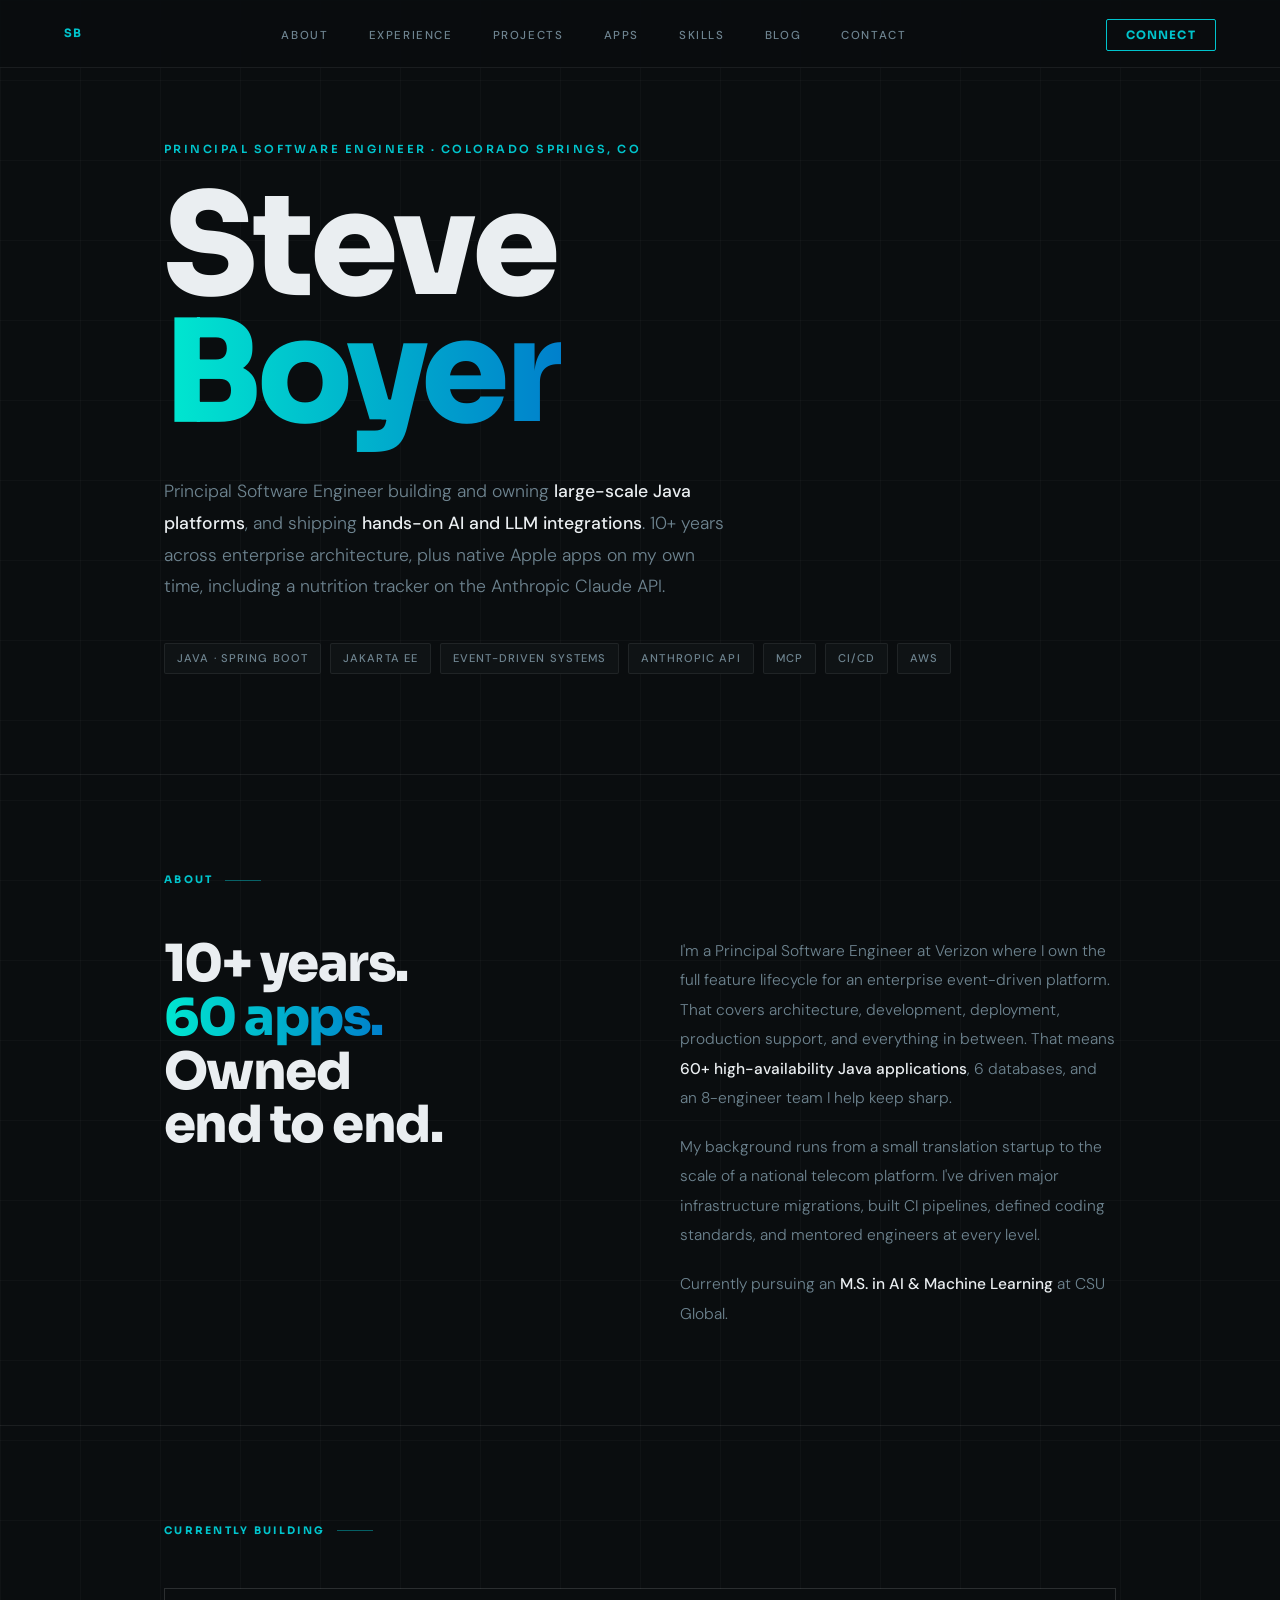
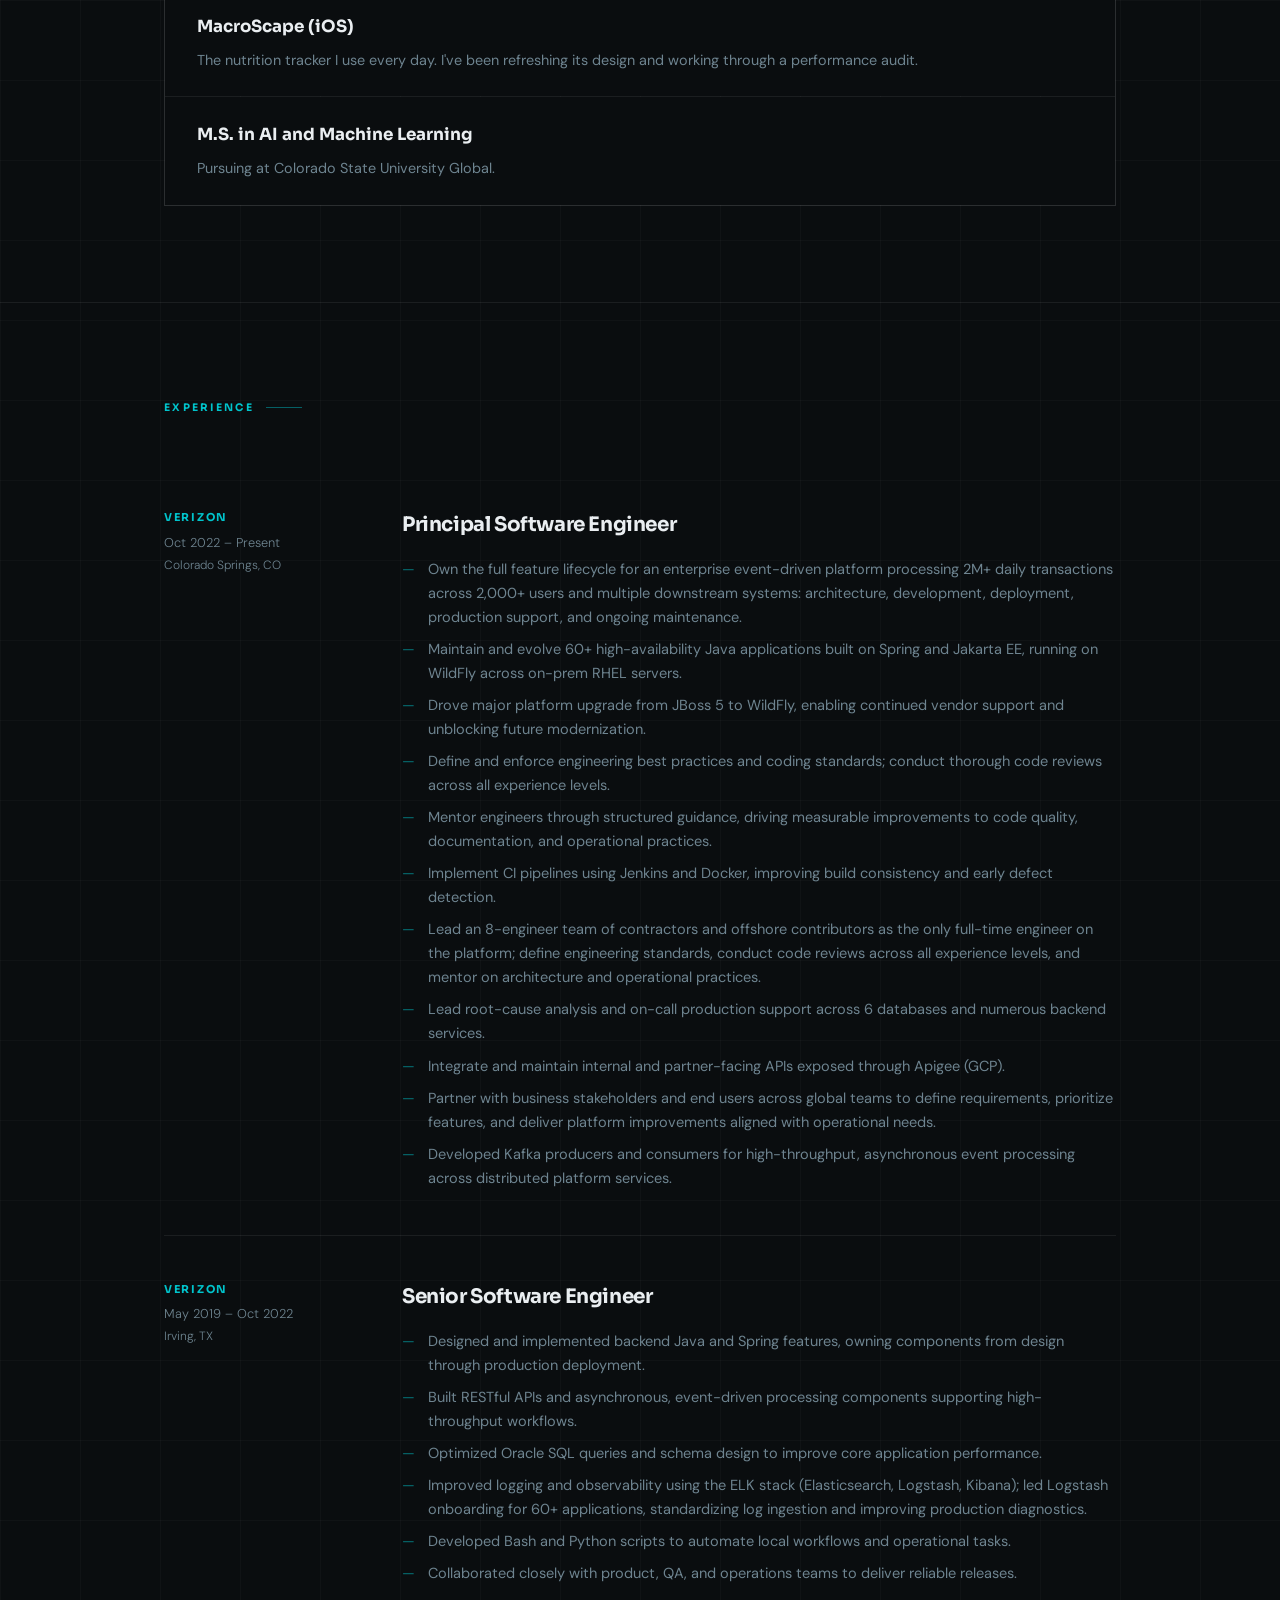
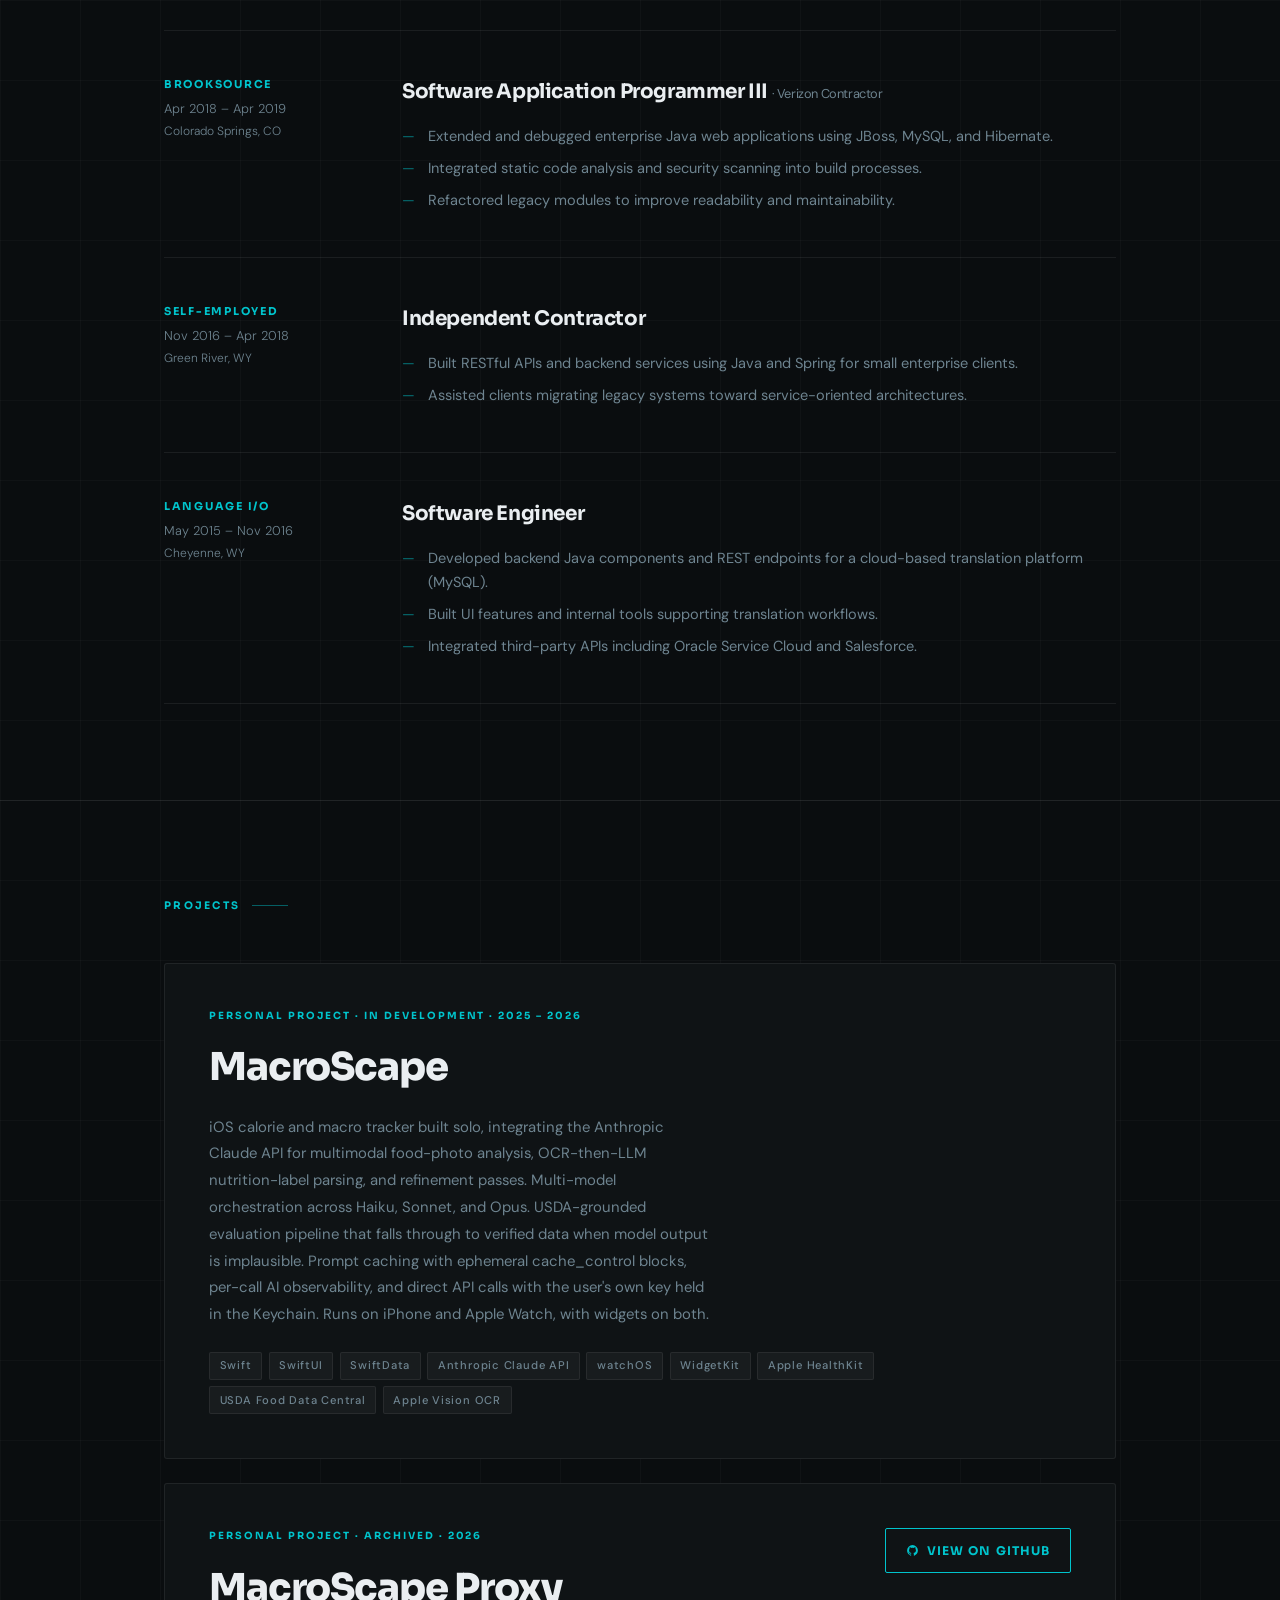
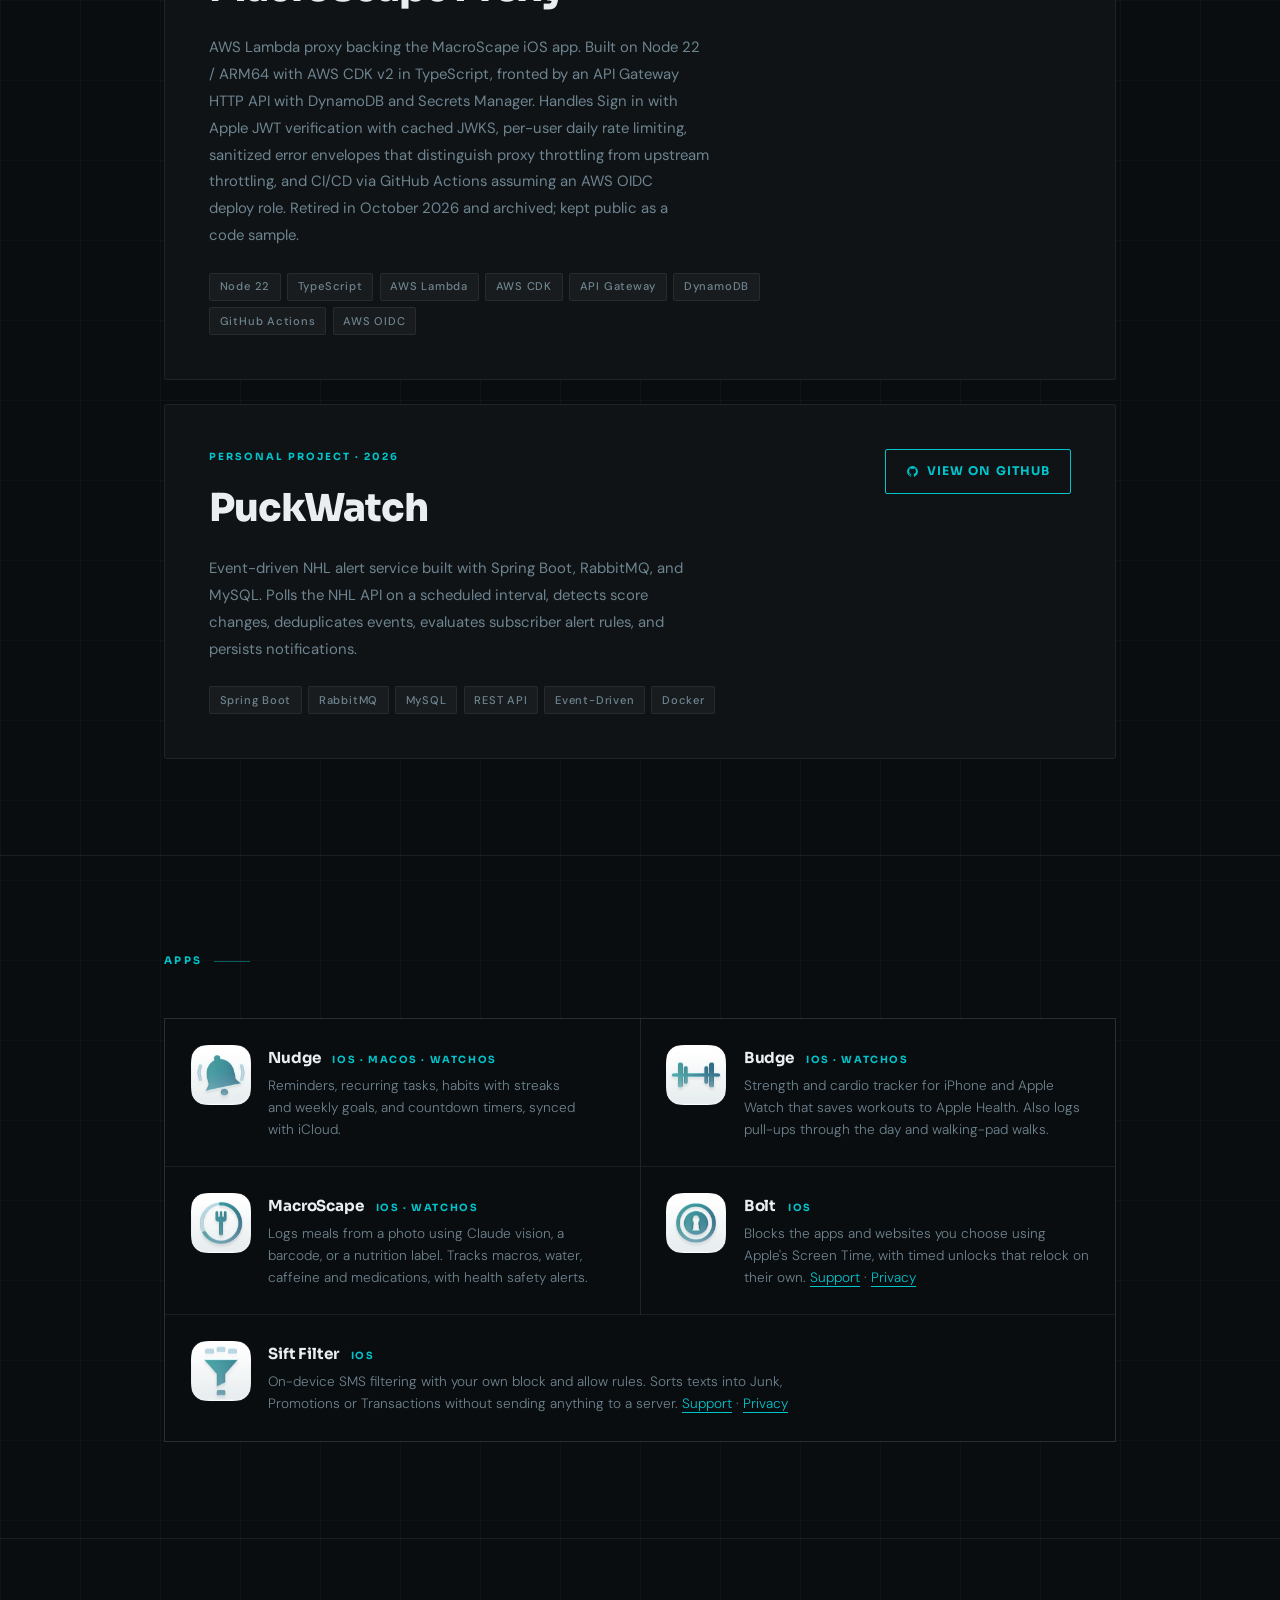
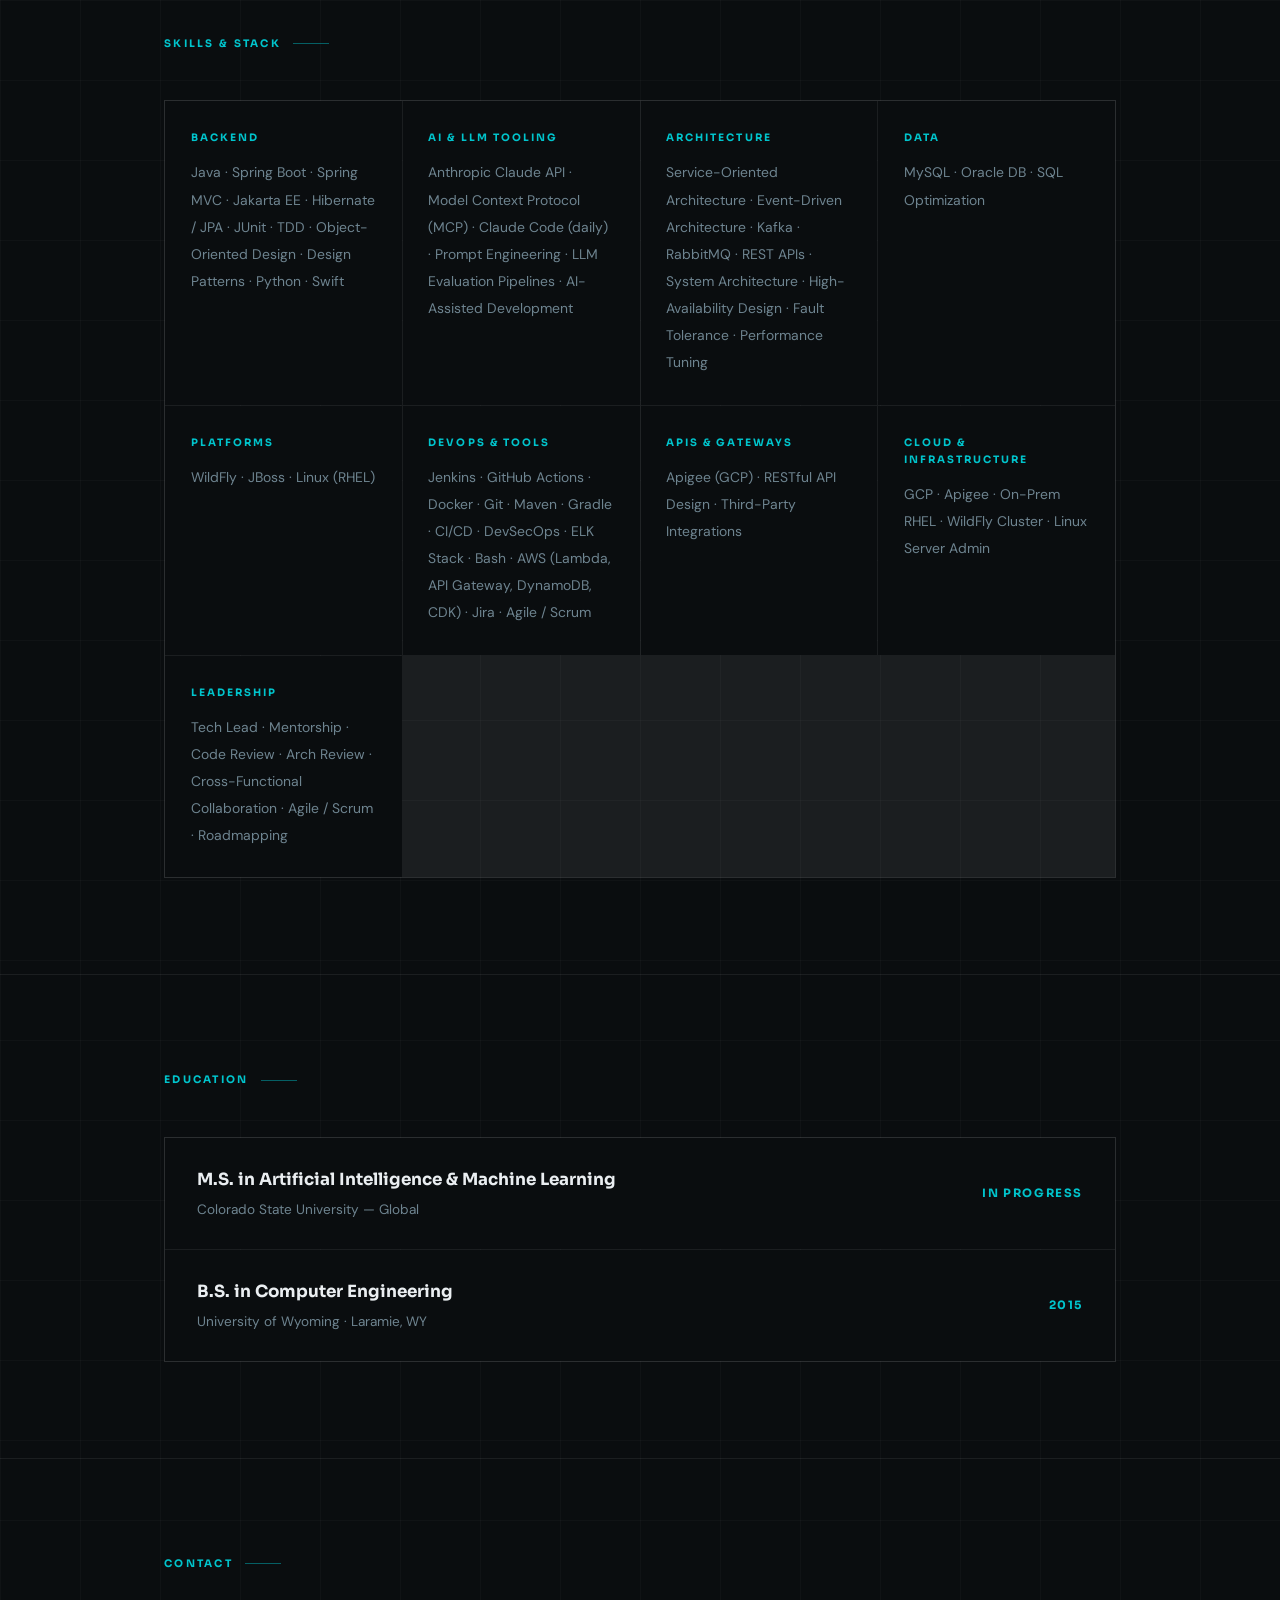
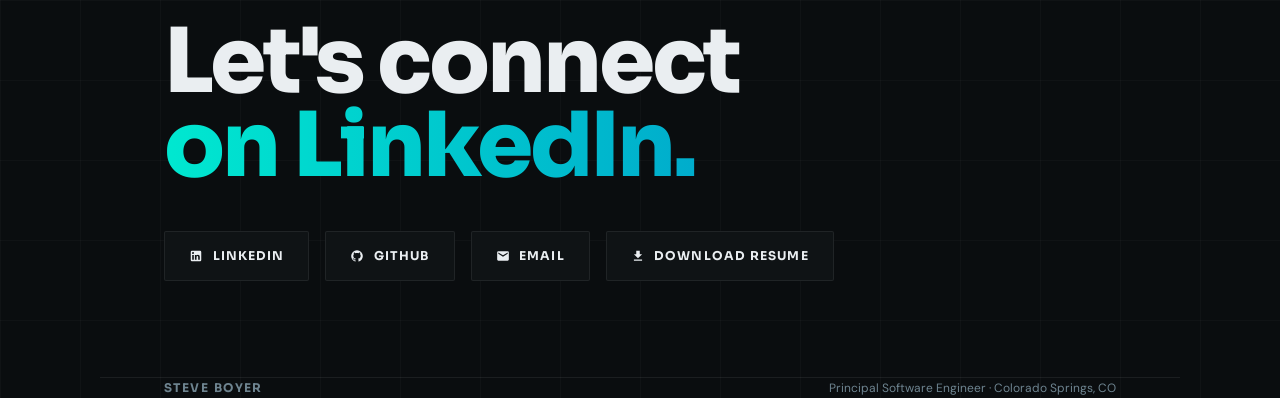
<file: index.html>
<!DOCTYPE html>
<html lang="en">
<head>
  <meta charset="UTF-8" />
  <meta name="viewport" content="width=device-width, initial-scale=1.0" />
  <title>Steve Boyer — Principal Software Engineer</title>
  <link rel="icon" type="image/svg+xml" href="/favicon.svg" />
  <meta name="description" content="Principal Software Engineer with 10+ years building enterprise Java platforms and active hands-on work with the Anthropic Claude API, MCP, and AI engineering tooling." />
  <meta property="og:title" content="Steve Boyer — Principal Software Engineer" />
  <meta property="og:description" content="Principal Software Engineer with 10+ years building enterprise Java platforms and active hands-on work with the Anthropic Claude API, MCP, and AI engineering tooling." />
  <meta property="og:image" content="https://steveboyer.dev/og-image.png" />
  <meta property="og:url" content="https://steveboyer.dev" />
  <meta property="og:type" content="website" />
  <link rel="preconnect" href="https://fonts.googleapis.com" />
  <link rel="preconnect" href="https://fonts.gstatic.com" crossorigin />
  <link href="https://fonts.googleapis.com/css2?family=Sora:wght@400;600;700;800;900&family=DM+Sans:opsz,wght@9..40,300;9..40,400;9..40,500&display=swap" rel="stylesheet" />
  <style>
    *, *::before, *::after { box-sizing: border-box; margin: 0; padding: 0; }

    :root {
      --bg:        #0a0d0f;
      --bg-card:   #0f1315;
      --bg-line:   rgba(255,255,255,0.07);
      --fg:        #eaeef1;
      --fg-muted:  #6e8490;
      --accent:    #00c4cc;
      --accent-bg: rgba(0,196,204,0.08);
      --font-display: 'Sora', sans-serif;
      --font-body:    'DM Sans', sans-serif;
      --max:       1080px;
      --gutter:    clamp(1.5rem, 5vw, 4rem);
    }

    html { scroll-behavior: smooth; }

    body {
      background: var(--bg);
      color: var(--fg);
      font-family: var(--font-body);
      font-size: 16px;
      line-height: 1.7;
      -webkit-font-smoothing: antialiased;
      background-image:
        linear-gradient(rgba(255,255,255,0.025) 1px, transparent 1px),
        linear-gradient(90deg, rgba(255,255,255,0.025) 1px, transparent 1px);
      background-size: 80px 80px;
    }

    /* ─── NAV ─── */
    nav {
      position: fixed;
      inset: 0 0 auto 0;
      z-index: 100;
      display: flex;
      align-items: center;
      justify-content: space-between;
      padding: 1.25rem var(--gutter);
      background: rgba(10,13,15,0.94);
      backdrop-filter: blur(20px);
      border-bottom: 1px solid var(--bg-line);
    }
    .nav-logo {
      font-family: var(--font-display);
      font-weight: 700;
      font-size: 0.72rem;
      letter-spacing: 0.1em;
      text-transform: uppercase;
      text-decoration: none;
      color: var(--accent);
    }
    .nav-links { display: flex; gap: 2.5rem; list-style: none; }
    .nav-links a {
      font-size: 0.72rem;
      font-weight: 500;
      letter-spacing: 0.14em;
      text-transform: uppercase;
      text-decoration: none;
      color: var(--fg-muted);
      transition: color 0.18s;
    }
    .nav-links a:hover { color: var(--fg); }
    .nav-cta a {
      font-family: var(--font-display);
      font-size: 0.72rem;
      font-weight: 700;
      letter-spacing: 0.1em;
      text-transform: uppercase;
      text-decoration: none;
      color: var(--accent);
      border: 1.5px solid var(--accent);
      padding: 0.5rem 1.2rem;
      border-radius: 2px;
      transition: background 0.18s, color 0.18s;
    }
    .nav-cta a:hover { background: var(--accent); color: var(--bg); }

    /* ─── SHARED ─── */
    .wrap {
      max-width: var(--max);
      margin: 0 auto;
      padding: 0 var(--gutter);
    }
    .section-block {
      padding: 6rem 0;
      max-width: var(--max);
      margin: 0 auto;
      padding-left: var(--gutter);
      padding-right: var(--gutter);
    }
    hr.rule {
      border: none;
      border-top: 1px solid var(--bg-line);
    }
    .label {
      font-family: var(--font-display);
      font-size: 0.65rem;
      font-weight: 700;
      letter-spacing: 0.22em;
      text-transform: uppercase;
      color: var(--accent);
      margin-bottom: 3rem;
      display: flex;
      align-items: center;
      gap: 0.75rem;
    }
    .label::after {
      content: '';
      flex: 0 0 36px;
      height: 1px;
      background: var(--accent);
      opacity: 0.45;
    }

    /* ─── HERO ─── */
    #hero {
      padding-top: 140px;
      padding-bottom: 100px;
      max-width: var(--max);
      margin: 0 auto;
      padding-left: var(--gutter);
      padding-right: var(--gutter);
    }
    .hero-eyebrow {
      font-family: var(--font-display);
      font-size: 0.7rem;
      font-weight: 600;
      letter-spacing: 0.22em;
      text-transform: uppercase;
      color: var(--accent);
      margin-bottom: 1.5rem;
    }
    .hero-name {
      font-family: var(--font-display);
      font-size: clamp(4.5rem, 11vw, 9.5rem);
      font-weight: 900;
      line-height: 0.9;
      letter-spacing: -0.03em;
      color: var(--fg);
      margin-bottom: 2.5rem;
    }
    .grad {
      background: linear-gradient(90deg, #00e8d0 0%, #00a8cc 60%, #0080cc 100%);
      -webkit-background-clip: text;
      -webkit-text-fill-color: transparent;
      background-clip: text;
    }
    .hero-body {
      max-width: 560px;
      color: var(--fg-muted);
      font-size: 1.1rem;
      font-weight: 300;
      line-height: 1.8;
      margin-bottom: 2.5rem;
    }
    .hero-body strong { color: var(--fg); font-weight: 500; }
    .hero-chips { display: flex; flex-wrap: wrap; gap: 0.55rem; }
    .chip {
      font-size: 0.7rem;
      font-weight: 500;
      letter-spacing: 0.1em;
      text-transform: uppercase;
      border: 1px solid var(--bg-line);
      border-radius: 2px;
      padding: 0.32rem 0.75rem;
      color: var(--fg-muted);
      background: var(--bg-card);
    }

    /* ─── ABOUT ─── */
    .about-grid {
      display: grid;
      grid-template-columns: 1fr 1fr;
      gap: 5rem;
      align-items: start;
    }
    .about-hed {
      font-family: var(--font-display);
      font-size: clamp(2.2rem, 4vw, 3.2rem);
      font-weight: 800;
      line-height: 1.05;
      letter-spacing: -0.03em;
    }
    .about-hed em { font-style: normal; }
    .about-copy { color: var(--fg-muted); font-size: 0.97rem; line-height: 1.9; font-weight: 300; }
    .about-copy strong { color: var(--fg); font-weight: 500; }
    .about-copy p + p { margin-top: 1.2rem; }

    /* ─── EXPERIENCE ─── */
    .exp-row {
      display: grid;
      grid-template-columns: 190px 1fr;
      gap: 0 3rem;
      padding: 2.75rem 0;
      border-bottom: 1px solid var(--bg-line);
    }
    .exp-row:first-child { border-top: 1px solid var(--bg-line); }
    .exp-co {
      font-family: var(--font-display);
      font-size: 0.68rem;
      font-weight: 700;
      letter-spacing: 0.16em;
      text-transform: uppercase;
      color: var(--accent);
      margin-bottom: 0.3rem;
    }
    .exp-when { font-size: 0.8rem; color: var(--fg-muted); font-weight: 300; }
    .exp-where { font-size: 0.75rem; color: var(--fg-muted); font-weight: 300; margin-top: 0.1rem; }
    .exp-title {
      font-family: var(--font-display);
      font-size: 1.25rem;
      font-weight: 700;
      letter-spacing: -0.02em;
      color: var(--fg);
      margin-bottom: 1rem;
    }
    .exp-note { font-family: var(--font-body); font-size: 0.8rem; font-weight: 400; color: var(--fg-muted); }
    .bullets { list-style: none; display: flex; flex-direction: column; gap: 0.5rem; }
    .bullets li {
      font-size: 0.91rem;
      color: var(--fg-muted);
      display: flex;
      gap: 0.8rem;
      line-height: 1.65;
    }
    .bullets li::before { content: '—'; color: var(--accent); opacity: 0.55; flex-shrink: 0; }

    /* ─── PROJECT ─── */
    .project-card {
      border: 1px solid var(--bg-line);
      border-radius: 3px;
      padding: 2.75rem;
      background: var(--bg-card);
      display: grid;
      grid-template-columns: 1fr auto;
      gap: 2.5rem;
      align-items: start;
      transition: border-color 0.2s;
    }
    .project-card:hover { border-color: rgba(0,196,204,0.28); }
    .project-card + .project-card { margin-top: 1.5rem; }
    .proj-tag {
      font-family: var(--font-display);
      font-size: 0.62rem;
      font-weight: 700;
      letter-spacing: 0.2em;
      text-transform: uppercase;
      color: var(--accent);
      margin-bottom: 0.65rem;
    }
    .proj-name {
      font-family: var(--font-display);
      font-size: clamp(1.8rem, 3vw, 2.4rem);
      font-weight: 800;
      letter-spacing: -0.03em;
      color: var(--fg);
      margin-bottom: 0.85rem;
    }
    .proj-desc {
      text-wrap: pretty;
      font-size: 0.93rem;
      color: var(--fg-muted);
      line-height: 1.8;
      max-width: 500px;
      margin-bottom: 1.5rem;
    }
    .stack { display: flex; flex-wrap: wrap; gap: 0.4rem; }
    .stag {
      font-size: 0.7rem;
      font-weight: 500;
      letter-spacing: 0.07em;
      color: var(--fg-muted);
      background: rgba(255,255,255,0.04);
      border: 1px solid var(--bg-line);
      padding: 0.22rem 0.6rem;
      border-radius: 2px;
    }
    .proj-btn {
      display: inline-flex;
      align-items: center;
      gap: 0.5rem;
      font-family: var(--font-display);
      font-size: 0.75rem;
      font-weight: 700;
      letter-spacing: 0.09em;
      text-transform: uppercase;
      text-decoration: none;
      color: var(--accent);
      border: 1.5px solid var(--accent);
      padding: 0.7rem 1.25rem;
      border-radius: 2px;
      white-space: nowrap;
      align-self: flex-start;
      transition: background 0.18s, color 0.18s;
    }
    .proj-btn:hover { background: var(--accent); color: var(--bg); }
    .proj-btn svg { width: 13px; height: 13px; fill: currentColor; }

    /* ─── APPS ─── */
    .apps-list {
      display: grid;
      grid-template-columns: repeat(2, 1fr);
      gap: 1px;
      border: 1px solid var(--bg-line);
      background: var(--bg-line);
    }
    .app-row {
      background: var(--bg);
      display: flex;
      align-items: flex-start;
      gap: 1.1rem;
      padding: 1.6rem;
    }
    /* an odd last row spans the grid, so no empty cell shows */
    .app-row:last-child:nth-child(odd) { grid-column: 1 / -1; }
    .app-row:last-child:nth-child(odd) .app-desc { max-width: 34.5rem; }
    .app-icon {
      width: 60px;
      height: 60px;
      flex-shrink: 0;
    }
    .app-row-top {
      display: flex;
      flex-wrap: wrap;
      align-items: baseline;
      gap: 0.1rem 0.75rem;
      margin-bottom: 0.3rem;
    }
    .app-name {
      font-family: var(--font-display);
      font-size: 0.95rem;
      font-weight: 700;
      letter-spacing: -0.01em;
      color: var(--fg);
    }
    .app-platform {
      font-family: var(--font-display);
      font-size: 0.62rem;
      font-weight: 700;
      letter-spacing: 0.16em;
      text-transform: uppercase;
      color: var(--accent);
    }
    .app-desc {
      text-wrap: pretty;
      font-size: 0.85rem;
      color: var(--fg-muted);
      line-height: 1.6;
      font-weight: 300;
    }
    .app-desc a {
      color: var(--accent);
      text-decoration: none;
      border-bottom: 1px solid var(--accent);
    }
    .app-desc a:hover { border-color: var(--fg); color: var(--fg); }
    @media (max-width: 760px) {
      .apps-list { grid-template-columns: 1fr; }
    }

    /* ─── SKILLS ─── */
    .skills-grid {
      display: grid;
      grid-template-columns: repeat(auto-fill, minmax(200px, 1fr));
      gap: 1px;
      border: 1px solid var(--bg-line);
      background: var(--bg-line);
    }
    .sg { background: var(--bg); padding: 1.75rem 1.6rem; }
    .sg-label {
      font-family: var(--font-display);
      font-size: 0.64rem;
      font-weight: 700;
      letter-spacing: 0.2em;
      text-transform: uppercase;
      color: var(--accent);
      margin-bottom: 0.8rem;
    }
    .sg-items { font-size: 0.87rem; color: var(--fg-muted); line-height: 1.95; }

    /* ─── CURRENTLY BUILDING ─── */
    .building-list {
      display: flex;
      flex-direction: column;
      gap: 1px;
      border: 1px solid var(--bg-line);
      background: var(--bg-line);
    }
    .building-row {
      background: var(--bg);
      padding: 1.5rem 2rem;
    }
    .building-name {
      font-family: var(--font-display);
      font-size: 1.05rem;
      font-weight: 700;
      color: var(--fg);
      margin-bottom: 0.4rem;
    }
    .building-desc {
      font-size: 0.9rem;
      color: var(--fg-muted);
      line-height: 1.7;
    }

    /* ─── EDUCATION ─── */
    .edu-list {
      display: flex;
      flex-direction: column;
      gap: 1px;
      border: 1px solid var(--bg-line);
      background: var(--bg-line);
    }
    .edu-row {
      background: var(--bg);
      padding: 1.75rem 2rem;
      display: grid;
      grid-template-columns: 1fr auto;
      align-items: center;
      gap: 1.5rem;
    }
    .edu-deg {
      font-family: var(--font-display);
      font-size: 1.05rem;
      font-weight: 700;
      color: var(--fg);
      margin-bottom: 0.2rem;
    }
    .edu-school { font-size: 0.85rem; color: var(--fg-muted); }
    .edu-yr {
      font-family: var(--font-display);
      font-size: 0.72rem;
      font-weight: 700;
      letter-spacing: 0.14em;
      text-transform: uppercase;
      color: var(--accent);
      white-space: nowrap;
    }

    /* ─── CONTACT ─── */
    .contact-hed {
      font-family: var(--font-display);
      font-size: clamp(3rem, 7vw, 6rem);
      font-weight: 800;
      line-height: 0.93;
      letter-spacing: -0.035em;
      color: var(--fg);
      margin-bottom: 2.75rem;
    }
    .contact-hed .teal { display: block; }
    .clinks { display: flex; flex-wrap: wrap; gap: 1rem; }
    .clink {
      display: inline-flex;
      align-items: center;
      gap: 0.6rem;
      font-family: var(--font-display);
      font-size: 0.76rem;
      font-weight: 700;
      letter-spacing: 0.09em;
      text-transform: uppercase;
      text-decoration: none;
      color: var(--fg);
      border: 1.5px solid var(--bg-line);
      padding: 0.85rem 1.5rem;
      border-radius: 2px;
      background: var(--bg-card);
      transition: border-color 0.18s, color 0.18s, background 0.18s;
    }
    .clink:hover { border-color: var(--accent); color: var(--accent); background: var(--accent-bg); }
    .clink svg { width: 14px; height: 14px; fill: currentColor; }

    /* ─── FOOTER ─── */
    footer {
      border-top: 1px solid var(--bg-line);
      padding: 2rem var(--gutter);
      max-width: var(--max);
      margin: 0 auto;
      display: flex;
      align-items: center;
      justify-content: space-between;
    }
    .foot-name {
      font-family: var(--font-display);
      font-size: 0.75rem;
      font-weight: 700;
      letter-spacing: 0.12em;
      text-transform: uppercase;
      color: var(--fg-muted);
    }
    .foot-note { font-size: 0.75rem; color: var(--fg-muted); }

    /* ─── ANIMATION ─── */
    @keyframes up {
      from { opacity: 0; transform: translateY(20px); }
      to   { opacity: 1; transform: translateY(0); }
    }
    .hero-eyebrow { animation: up 0.55s ease both; }
    .hero-name    { animation: up 0.65s 0.08s ease both; }
    .hero-body    { animation: up 0.65s 0.16s ease both; }
    .hero-chips   { animation: up 0.65s 0.24s ease both; }

    /* ─── RESPONSIVE ─── */
    @media (max-width: 760px) {
      nav { padding: 1rem 1.25rem; }
      .nav-links { display: none; }
      .about-grid { grid-template-columns: 1fr; gap: 2.5rem; }
      .exp-row { grid-template-columns: 1fr; gap: 0.4rem 0; }
      .project-card { grid-template-columns: 1fr; }
      footer { flex-direction: column; gap: 0.4rem; text-align: center; }
    }
    @media (max-width: 460px) {
      /* icon, name and platforms share the top line; the description takes the full width */
      .app-row {
        display: grid;
        grid-template-columns: auto 1fr;
        align-items: center;
        gap: 0.75rem 0.9rem;
        padding: 1.25rem;
      }
      .app-row > div { display: contents; }
      .app-row-top { margin-bottom: 0; }
      .app-desc { grid-column: 1 / -1; }
      .app-icon { width: 44px; height: 44px; }
    }
  </style>
</head>
<body>

  <!-- NAV -->
  <nav>
    <a class="nav-logo" href="#">SB</a>
    <ul class="nav-links">
      <li><a href="#about">About</a></li>
      <li><a href="#experience">Experience</a></li>
      <li><a href="#projects">Projects</a></li>
      <li><a href="#apps">Apps</a></li>
      <li><a href="#skills">Skills</a></li>
      <li><a href="/blog">Blog</a></li>
      <li><a href="#contact">Contact</a></li>
    </ul>
    <div class="nav-cta"><a href="https://linkedin.com/in/steve-boyer" target="_blank">Connect</a></div>
  </nav>

  <!-- HERO -->
  <div id="hero">
    <p class="hero-eyebrow">Principal Software Engineer · Colorado Springs, CO</p>
    <h1 class="hero-name">
      Steve<br><span class="teal grad">Boyer</span>
    </h1>
    <p class="hero-body">
      Principal Software Engineer building and owning <strong>large-scale Java platforms</strong>,
      and shipping <strong>hands-on AI and LLM integrations</strong>. 10+ years across enterprise
      architecture, plus native Apple apps on my own time, including a nutrition tracker on
      the Anthropic Claude API.
    </p>
    <div class="hero-chips">
      <span class="chip">Java · Spring Boot</span>
      <span class="chip">Jakarta EE</span>
      <span class="chip">Event-Driven Systems</span>
      <span class="chip">Anthropic API</span>
      <span class="chip">MCP</span>
      <span class="chip">CI/CD</span>
      <span class="chip">AWS</span>
    </div>
  </div>

  <hr class="rule" />

  <!-- ABOUT -->
  <div id="about" class="section-block">
    <div class="label">About</div>
    <div class="about-grid">
      <h2 class="about-hed">
        10+ years.<br>
        <em class="grad">60 apps.</em><br>
        Owned<br>end to end.
      </h2>
      <div class="about-copy">
        <p>I'm a Principal Software Engineer at Verizon where I own the full feature lifecycle
        for an enterprise event-driven platform. That covers architecture, development, deployment,
        production support, and everything in between. That means <strong>60+ high-availability
        Java applications</strong>, 6 databases, and an 8-engineer team I help keep sharp.</p>
        <p>My background runs from a small translation startup to the scale of
        a national telecom platform. I've driven major infrastructure migrations, built CI
        pipelines, defined coding standards, and mentored engineers at every level.</p>
        <p>Currently pursuing an <strong>M.S. in AI &amp; Machine Learning</strong> at CSU Global.</p>
      </div>
    </div>
  </div>

  <hr class="rule" />

  <!-- CURRENTLY BUILDING -->
  <div id="building" class="section-block">
    <div class="label">Currently Building</div>
    <div class="building-list" data-building-list>
      <div class="building-row">
        <div class="building-name">MacroScape (iOS)</div>
        <p class="building-desc">The nutrition tracker I use every day. I've been refreshing its design and working through a performance audit.</p>
      </div>
      <div class="building-row">
        <div class="building-name">M.S. in AI and Machine Learning</div>
        <p class="building-desc">Pursuing at Colorado State University Global.</p>
      </div>
    </div>
  </div>

  <hr class="rule" />

  <!-- EXPERIENCE -->
  <div id="experience" class="section-block">
    <div class="label">Experience</div>

    <div class="exp-row">
      <div>
        <div class="exp-co">Verizon</div>
        <div class="exp-when">Oct 2022 – Present</div>
        <div class="exp-where">Colorado Springs, CO</div>
      </div>
      <div>
        <div class="exp-title">Principal Software Engineer</div>
        <ul class="bullets">
          <li>Own the full feature lifecycle for an enterprise event-driven platform processing 2M+ daily transactions across 2,000+ users and multiple downstream systems: architecture, development, deployment, production support, and ongoing maintenance.</li>
          <li>Maintain and evolve 60+ high-availability Java applications built on Spring and Jakarta EE, running on WildFly across on-prem RHEL servers.</li>
          <li>Drove major platform upgrade from JBoss 5 to WildFly, enabling continued vendor support and unblocking future modernization.</li>
          <li>Define and enforce engineering best practices and coding standards; conduct thorough code reviews across all experience levels.</li>
          <li>Mentor engineers through structured guidance, driving measurable improvements to code quality, documentation, and operational practices.</li>
          <li>Implement CI pipelines using Jenkins and Docker, improving build consistency and early defect detection.</li>
          <li>Lead an 8-engineer team of contractors and offshore contributors as the only full-time engineer on the platform; define engineering standards, conduct code reviews across all experience levels, and mentor on architecture and operational practices.</li>
          <li>Lead root-cause analysis and on-call production support across 6 databases and numerous backend services.</li>
          <li>Integrate and maintain internal and partner-facing APIs exposed through Apigee (GCP).</li>
          <li>Partner with business stakeholders and end users across global teams to define requirements, prioritize features, and deliver platform improvements aligned with operational needs.</li>
          <li>Developed Kafka producers and consumers for high-throughput, asynchronous event processing across distributed platform services.</li>
        </ul>
      </div>
    </div>

    <div class="exp-row">
      <div>
        <div class="exp-co">Verizon</div>
        <div class="exp-when">May 2019 – Oct 2022</div>
        <div class="exp-where">Irving, TX</div>
      </div>
      <div>
        <div class="exp-title">Senior Software Engineer</div>
        <ul class="bullets">
          <li>Designed and implemented backend Java and Spring features, owning components from design through production deployment.</li>
          <li>Built RESTful APIs and asynchronous, event-driven processing components supporting high-throughput workflows.</li>
          <li>Optimized Oracle SQL queries and schema design to improve core application performance.</li>
          <li>Improved logging and observability using the ELK stack (Elasticsearch, Logstash, Kibana); led Logstash onboarding for 60+ applications, standardizing log ingestion and improving production diagnostics.</li>
          <li>Developed Bash and Python scripts to automate local workflows and operational tasks.</li>
          <li>Collaborated closely with product, QA, and operations teams to deliver reliable releases.</li>
        </ul>
      </div>
    </div>

    <div class="exp-row">
      <div>
        <div class="exp-co">Brooksource</div>
        <div class="exp-when">Apr 2018 – Apr 2019</div>
        <div class="exp-where">Colorado Springs, CO</div>
      </div>
      <div>
        <div class="exp-title">Software Application Programmer III <span class="exp-note">· Verizon Contractor</span></div>
        <ul class="bullets">
          <li>Extended and debugged enterprise Java web applications using JBoss, MySQL, and Hibernate.</li>
          <li>Integrated static code analysis and security scanning into build processes.</li>
          <li>Refactored legacy modules to improve readability and maintainability.</li>
        </ul>
      </div>
    </div>

    <div class="exp-row">
      <div>
        <div class="exp-co">Self-Employed</div>
        <div class="exp-when">Nov 2016 – Apr 2018</div>
        <div class="exp-where">Green River, WY</div>
      </div>
      <div>
        <div class="exp-title">Independent Contractor</div>
        <ul class="bullets">
          <li>Built RESTful APIs and backend services using Java and Spring for small enterprise clients.</li>
          <li>Assisted clients migrating legacy systems toward service-oriented architectures.</li>
        </ul>
      </div>
    </div>

    <div class="exp-row">
      <div>
        <div class="exp-co">Language I/O</div>
        <div class="exp-when">May 2015 – Nov 2016</div>
        <div class="exp-where">Cheyenne, WY</div>
      </div>
      <div>
        <div class="exp-title">Software Engineer</div>
        <ul class="bullets">
          <li>Developed backend Java components and REST endpoints for a cloud-based translation platform (MySQL).</li>
          <li>Built UI features and internal tools supporting translation workflows.</li>
          <li>Integrated third-party APIs including Oracle Service Cloud and Salesforce.</li>
        </ul>
      </div>
    </div>

  </div>

  <hr class="rule" />

  <!-- PROJECTS -->
  <div id="projects" class="section-block">
    <div class="label">Projects</div>
    <div class="project-card">
      <div>
        <div class="proj-tag">Personal Project · In Development · 2025 – 2026</div>
        <div class="proj-name">MacroScape</div>
        <p class="proj-desc">iOS calorie and macro tracker built solo, integrating the Anthropic Claude API
        for multimodal food-photo analysis, OCR-then-LLM nutrition-label parsing, and refinement passes.
        Multi-model orchestration across Haiku, Sonnet, and Opus. USDA-grounded evaluation pipeline
        that falls through to verified data when model output is implausible. Prompt caching with
        ephemeral cache_control blocks, per-call AI observability, and direct API calls with the
        user's own key held in the Keychain. Runs on iPhone and Apple Watch, with widgets on both.</p>
        <div class="stack">
          <span class="stag">Swift</span>
          <span class="stag">SwiftUI</span>
          <span class="stag">SwiftData</span>
          <span class="stag">Anthropic Claude API</span>
          <span class="stag">watchOS</span>
          <span class="stag">WidgetKit</span>
          <span class="stag">Apple HealthKit</span>
          <span class="stag">USDA Food Data Central</span>
          <span class="stag">Apple Vision OCR</span>
        </div>
      </div>
    </div>
    <div class="project-card">
      <div>
        <div class="proj-tag">Personal Project · Archived · 2026</div>
        <div class="proj-name">MacroScape Proxy</div>
        <p class="proj-desc">AWS Lambda proxy backing the MacroScape iOS app. Built on Node 22 / ARM64 with AWS CDK v2 in TypeScript, fronted by an API Gateway HTTP API with DynamoDB and Secrets Manager. Handles Sign in with Apple JWT verification with cached JWKS, per-user daily rate limiting, sanitized error envelopes that distinguish proxy throttling from upstream throttling, and CI/CD via GitHub Actions assuming an AWS OIDC deploy role. Retired in October 2026 and archived; kept public as a code sample.</p>
        <div class="stack">
          <span class="stag">Node 22</span>
          <span class="stag">TypeScript</span>
          <span class="stag">AWS Lambda</span>
          <span class="stag">AWS CDK</span>
          <span class="stag">API Gateway</span>
          <span class="stag">DynamoDB</span>
          <span class="stag">GitHub Actions</span>
          <span class="stag">AWS OIDC</span>
        </div>
      </div>
      <a class="proj-btn" href="https://github.com/steveboyer/macroscape-proxy" target="_blank">
        <svg viewBox="0 0 24 24"><path d="M12 2A10 10 0 0 0 2 12c0 4.42 2.87 8.17 6.84 9.5.5.08.66-.23.66-.5v-1.69c-2.77.6-3.36-1.34-3.36-1.34-.46-1.16-1.11-1.47-1.11-1.47-.91-.62.07-.6.07-.6 1 .07 1.53 1.03 1.53 1.03.87 1.52 2.34 1.07 2.91.83.09-.65.35-1.09.63-1.34-2.22-.25-4.55-1.11-4.55-4.92 0-1.11.38-2 1.03-2.71-.1-.25-.45-1.29.1-2.64 0 0 .84-.27 2.75 1.02.79-.22 1.65-.33 2.5-.33.85 0 1.71.11 2.5.33 1.91-1.29 2.75-1.02 2.75-1.02.55 1.35.2 2.39.1 2.64.65.71 1.03 1.6 1.03 2.71 0 3.82-2.34 4.66-4.57 4.91.36.31.69.92.69 1.85V21c0 .27.16.59.67.5C19.14 20.16 22 16.42 22 12A10 10 0 0 0 12 2z"/></svg>
        View on GitHub
      </a>
    </div>
    <div class="project-card">
      <div>
        <div class="proj-tag">Personal Project · 2026</div>
        <div class="proj-name">PuckWatch</div>
        <p class="proj-desc">Event-driven NHL alert service built with Spring Boot, RabbitMQ, and MySQL.
        Polls the NHL API on a scheduled interval, detects score changes, deduplicates events,
        evaluates subscriber alert rules, and persists notifications.</p>
        <div class="stack">
          <span class="stag">Spring Boot</span>
          <span class="stag">RabbitMQ</span>
          <span class="stag">MySQL</span>
          <span class="stag">REST API</span>
          <span class="stag">Event-Driven</span>
          <span class="stag">Docker</span>
        </div>
      </div>
      <a class="proj-btn" href="https://github.com/steveboyer/puck-watch" target="_blank">
        <svg viewBox="0 0 24 24"><path d="M12 2A10 10 0 0 0 2 12c0 4.42 2.87 8.17 6.84 9.5.5.08.66-.23.66-.5v-1.69c-2.77.6-3.36-1.34-3.36-1.34-.46-1.16-1.11-1.47-1.11-1.47-.91-.62.07-.6.07-.6 1 .07 1.53 1.03 1.53 1.03.87 1.52 2.34 1.07 2.91.83.09-.65.35-1.09.63-1.34-2.22-.25-4.55-1.11-4.55-4.92 0-1.11.38-2 1.03-2.71-.1-.25-.45-1.29.1-2.64 0 0 .84-.27 2.75 1.02.79-.22 1.65-.33 2.5-.33.85 0 1.71.11 2.5.33 1.91-1.29 2.75-1.02 2.75-1.02.55 1.35.2 2.39.1 2.64.65.71 1.03 1.6 1.03 2.71 0 3.82-2.34 4.66-4.57 4.91.36.31.69.92.69 1.85V21c0 .27.16.59.67.5C19.14 20.16 22 16.42 22 12A10 10 0 0 0 12 2z"/></svg>
        View on GitHub
      </a>
    </div>
  </div>

  <hr class="rule" />

  <!-- APPS -->
  <div id="apps" class="section-block">
    <div class="label">Apps</div>
    <div class="apps-list">

      <div class="app-row">
        <img class="app-icon" src="icons/nudge.webp" alt="" width="60" height="60" />
        <div>
          <div class="app-row-top">
            <span class="app-name">Nudge</span>
            <span class="app-platform">iOS · macOS · watchOS</span>
          </div>
          <div class="app-desc">Reminders, recurring tasks, habits with streaks and weekly goals, and countdown timers, synced with iCloud.</div>
        </div>
      </div>

      <div class="app-row">
        <img class="app-icon" src="icons/budge.webp" alt="" width="60" height="60" />
        <div>
          <div class="app-row-top">
            <span class="app-name">Budge</span>
            <span class="app-platform">iOS · watchOS</span>
          </div>
          <div class="app-desc">Strength and cardio tracker for iPhone and Apple Watch that saves workouts to Apple Health. Also logs pull-ups through the day and walking-pad walks.</div>
        </div>
      </div>

      <div class="app-row">
        <img class="app-icon" src="icons/macroscape.webp" alt="" width="60" height="60" />
        <div>
          <div class="app-row-top">
            <span class="app-name">MacroScape</span>
            <span class="app-platform">iOS · watchOS</span>
          </div>
          <div class="app-desc">Logs meals from a photo using Claude vision, a barcode, or a nutrition label. Tracks macros, water, caffeine and medications, with health safety alerts.</div>
        </div>
      </div>

      <div class="app-row">
        <img class="app-icon" src="icons/bolt.webp" alt="" width="60" height="60" />
        <div>
          <div class="app-row-top">
            <span class="app-name">Bolt</span>
            <span class="app-platform">iOS</span>
          </div>
          <div class="app-desc">Blocks the apps and websites you choose using Apple's Screen Time, with timed unlocks that relock on their own. <a href="/bolt/support/">Support</a> · <a href="/bolt/privacy/">Privacy</a></div>
        </div>
      </div>

      <div class="app-row">
        <img class="app-icon" src="icons/sift.webp" alt="" width="60" height="60" />
        <div>
          <div class="app-row-top">
            <span class="app-name">Sift Filter</span>
            <span class="app-platform">iOS</span>
          </div>
          <div class="app-desc">On-device SMS filtering with your own block and allow rules. Sorts texts into Junk, Promotions or Transactions without sending anything to a server. <a href="/sift/support/">Support</a> · <a href="/sift/privacy/">Privacy</a></div>
        </div>
      </div>

    </div>
  </div>

  <hr class="rule" />

  <!-- SKILLS -->
  <div id="skills" class="section-block">
    <div class="label">Skills &amp; Stack</div>
    <div class="skills-grid">
      <div class="sg">
        <div class="sg-label">Backend</div>
        <div class="sg-items">Java · Spring Boot · Spring MVC · Jakarta EE · Hibernate / JPA · JUnit · TDD · Object-Oriented Design · Design Patterns · Python · Swift</div>
      </div>
      <div class="sg">
        <div class="sg-label">AI &amp; LLM Tooling</div>
        <div class="sg-items">Anthropic Claude API · Model Context Protocol (MCP) · Claude Code (daily) · Prompt Engineering · LLM Evaluation Pipelines · AI-Assisted Development</div>
      </div>
      <div class="sg">
        <div class="sg-label">Architecture</div>
        <div class="sg-items">Service-Oriented Architecture · Event-Driven Architecture · Kafka · RabbitMQ · REST APIs · System Architecture · High-Availability Design · Fault Tolerance · Performance Tuning</div>
      </div>
      <div class="sg">
        <div class="sg-label">Data</div>
        <div class="sg-items">MySQL · Oracle DB · SQL Optimization</div>
      </div>
      <div class="sg">
        <div class="sg-label">Platforms</div>
        <div class="sg-items">WildFly · JBoss · Linux (RHEL)</div>
      </div>
      <div class="sg">
        <div class="sg-label">DevOps &amp; Tools</div>
        <div class="sg-items">Jenkins · GitHub Actions · Docker · Git · Maven · Gradle · CI/CD · DevSecOps · ELK Stack · Bash · AWS (Lambda, API Gateway, DynamoDB, CDK) · Jira · Agile / Scrum</div>
      </div>
      <div class="sg">
        <div class="sg-label">APIs &amp; Gateways</div>
        <div class="sg-items">Apigee (GCP) · RESTful API Design · Third-Party Integrations</div>
      </div>
      <div class="sg">
        <div class="sg-label">Cloud &amp; Infrastructure</div>
        <div class="sg-items">GCP · Apigee · On-Prem RHEL · WildFly Cluster · Linux Server Admin</div>
      </div>
      <div class="sg">
        <div class="sg-label">Leadership</div>
        <div class="sg-items">Tech Lead · Mentorship · Code Review · Arch Review · Cross-Functional Collaboration · Agile / Scrum · Roadmapping</div>
      </div>
    </div>
  </div>

  <hr class="rule" />

  <!-- EDUCATION -->
  <div id="education" class="section-block">
    <div class="label">Education</div>
    <div class="edu-list">
      <div class="edu-row">
        <div>
          <div class="edu-deg">M.S. in Artificial Intelligence &amp; Machine Learning</div>
          <div class="edu-school">Colorado State University — Global</div>
        </div>
        <div class="edu-yr">In Progress</div>
      </div>
      <div class="edu-row">
        <div>
          <div class="edu-deg">B.S. in Computer Engineering</div>
          <div class="edu-school">University of Wyoming · Laramie, WY</div>
        </div>
        <div class="edu-yr">2015</div>
      </div>
    </div>
  </div>

  <hr class="rule" />

  <!-- CONTACT -->
  <div id="contact" class="section-block">
    <div class="label">Contact</div>
    <h2 class="contact-hed">
      Let's connect<br><span class="teal grad">on LinkedIn.</span>
    </h2>
    <div class="clinks">
      <a class="clink" href="https://linkedin.com/in/steve-boyer" target="_blank">
        <svg viewBox="0 0 24 24"><path d="M19 3a2 2 0 0 1 2 2v14a2 2 0 0 1-2 2H5a2 2 0 0 1-2-2V5a2 2 0 0 1 2-2h14m-.5 15.5v-5.3a3.26 3.26 0 0 0-3.26-3.26c-.85 0-1.84.52-2.32 1.3v-1.11h-2.79v8.37h2.79v-4.93c0-.77.62-1.4 1.39-1.4a1.4 1.4 0 0 1 1.4 1.4v4.93h2.79M6.88 8.56a1.68 1.68 0 0 0 1.68-1.68c0-.93-.75-1.69-1.68-1.69a1.69 1.69 0 0 0-1.69 1.69c0 .93.76 1.68 1.69 1.68m1.39 9.94v-8.37H5.5v8.37h2.77z"/></svg>
        LinkedIn
      </a>
      <a class="clink" href="https://github.com/steveboyer" target="_blank">
        <svg viewBox="0 0 24 24"><path d="M12 2A10 10 0 0 0 2 12c0 4.42 2.87 8.17 6.84 9.5.5.08.66-.23.66-.5v-1.69c-2.77.6-3.36-1.34-3.36-1.34-.46-1.16-1.11-1.47-1.11-1.47-.91-.62.07-.6.07-.6 1 .07 1.53 1.03 1.53 1.03.87 1.52 2.34 1.07 2.91.83.09-.65.35-1.09.63-1.34-2.22-.25-4.55-1.11-4.55-4.92 0-1.11.38-2 1.03-2.71-.1-.25-.45-1.29.1-2.64 0 0 .84-.27 2.75 1.02.79-.22 1.65-.33 2.5-.33.85 0 1.71.11 2.5.33 1.91-1.29 2.75-1.02 2.75-1.02.55 1.35.2 2.39.1 2.64.65.71 1.03 1.6 1.03 2.71 0 3.82-2.34 4.66-4.57 4.91.36.31.69.92.69 1.85V21c0 .27.16.59.67.5C19.14 20.16 22 16.42 22 12A10 10 0 0 0 12 2z"/></svg>
        GitHub
      </a>
      <a class="clink" href="mailto:steve@steveboyer.dev">
        <svg viewBox="0 0 24 24"><path d="M20 4H4a2 2 0 0 0-2 2v12a2 2 0 0 0 2 2h16a2 2 0 0 0 2-2V6a2 2 0 0 0-2-2zm0 4.236-8 4.882-8-4.882V6l8 4.882L20 6v2.236z"/></svg>
        Email
      </a>
      <a class="clink" href="/resume.pdf" download>
        <svg viewBox="0 0 24 24"><path d="M5 20h14v-2H5v2zM19 9h-4V3H9v6H5l7 7 7-7z"/></svg>
        Download Resume
      </a>
    </div>
  </div>

  <footer class="wrap">
    <span class="foot-name">Steve Boyer</span>
    <span class="foot-note">Principal Software Engineer · Colorado Springs, CO</span>
  </footer>

  <script>
    (async () => {
      const list = document.querySelector('[data-building-list]');
      if (!list) return;
      try {
        const res = await fetch('/content/currently-building.json', { cache: 'no-store' });
        if (!res.ok) return;
        const items = await res.json();
        if (!Array.isArray(items) || items.length === 0) return;
        const frag = document.createDocumentFragment();
        for (const item of items) {
          const row = document.createElement('div');
          row.className = 'building-row';
          const name = document.createElement('div');
          name.className = 'building-name';
          name.textContent = item.name ?? '';
          const desc = document.createElement('p');
          desc.className = 'building-desc';
          desc.textContent = item.description ?? '';
          row.appendChild(name);
          row.appendChild(desc);
          frag.appendChild(row);
        }
        list.replaceChildren(frag);
      } catch (_) {
        // keep static fallback
      }
    })();
  </script>

</body>
</html>
</file>
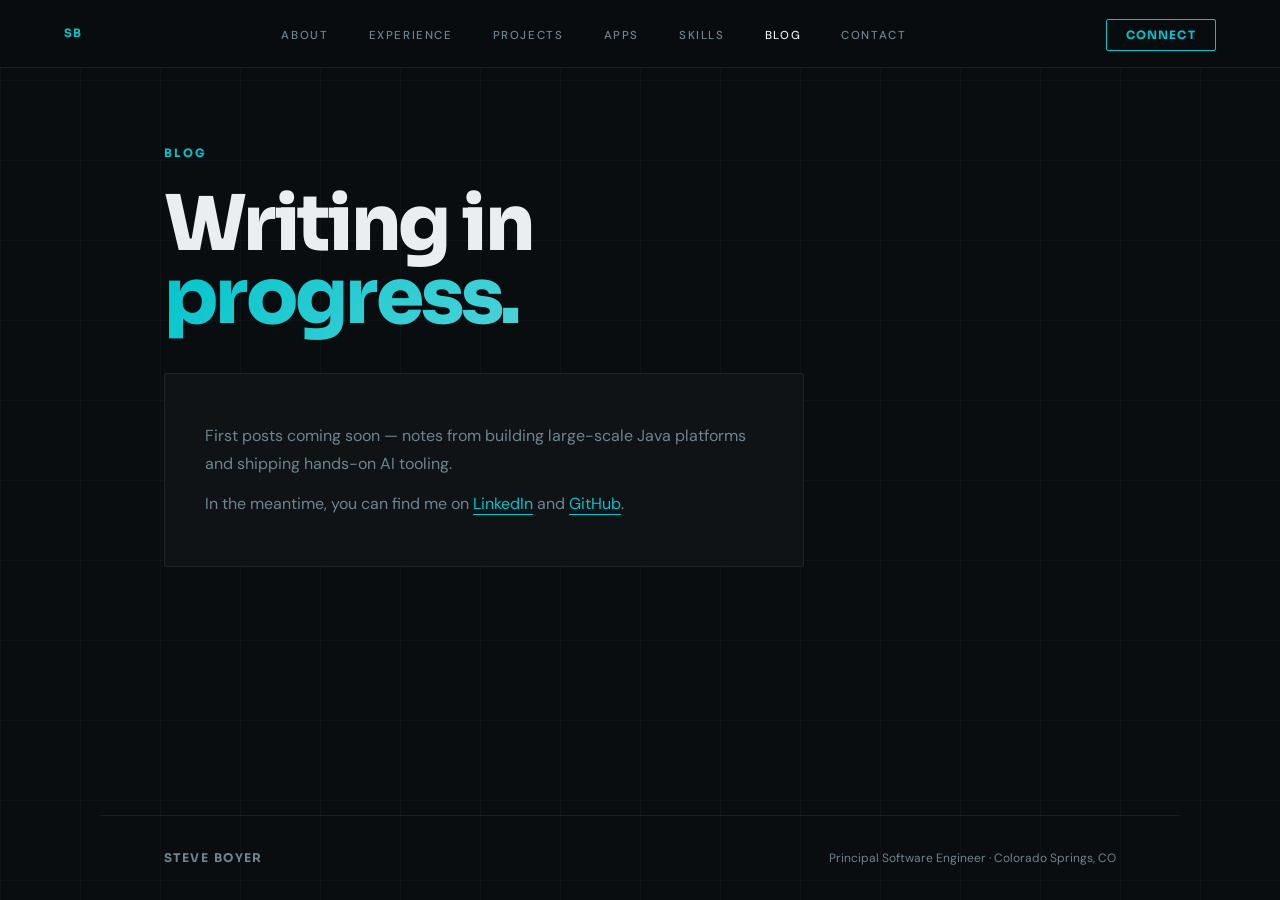
<file: blog/index.html>
<!DOCTYPE html>
<html lang="en">
<head>
  <meta charset="UTF-8" />
  <meta name="viewport" content="width=device-width, initial-scale=1.0" />
  <title>Blog — Steve Boyer</title>
  <link rel="icon" type="image/svg+xml" href="/favicon.svg" />
  <meta name="description" content="Writing by Steve Boyer on Java platforms, AI engineering, and building software." />
  <meta property="og:title" content="Blog — Steve Boyer" />
  <meta property="og:description" content="Writing by Steve Boyer on Java platforms, AI engineering, and building software." />
  <meta property="og:image" content="https://steveboyer.dev/og-image.png" />
  <meta property="og:url" content="https://steveboyer.dev/blog" />
  <meta property="og:type" content="website" />
  <link rel="preconnect" href="https://fonts.googleapis.com" />
  <link rel="preconnect" href="https://fonts.gstatic.com" crossorigin />
  <link href="https://fonts.googleapis.com/css2?family=Sora:wght@400;600;700;800;900&family=DM+Sans:opsz,wght@9..40,300;9..40,400;9..40,500&display=swap" rel="stylesheet" />
  <style>
    *, *::before, *::after { box-sizing: border-box; margin: 0; padding: 0; }

    :root {
      --bg:        #0a0d0f;
      --bg-card:   #0f1315;
      --bg-line:   rgba(255,255,255,0.07);
      --fg:        #eaeef1;
      --fg-muted:  #6e8490;
      --accent:    #00c4cc;
      --accent-bg: rgba(0,196,204,0.08);
      --font-display: 'Sora', sans-serif;
      --font-body:    'DM Sans', sans-serif;
      --max:       1080px;
      --gutter:    clamp(1.5rem, 5vw, 4rem);
    }

    html { scroll-behavior: smooth; }

    body {
      background: var(--bg);
      color: var(--fg);
      font-family: var(--font-body);
      font-size: 16px;
      line-height: 1.7;
      -webkit-font-smoothing: antialiased;
      background-image:
        linear-gradient(rgba(255,255,255,0.025) 1px, transparent 1px),
        linear-gradient(90deg, rgba(255,255,255,0.025) 1px, transparent 1px);
      background-size: 80px 80px;
      min-height: 100vh;
      display: flex;
      flex-direction: column;
    }

    /* ─── NAV ─── */
    nav {
      position: fixed;
      inset: 0 0 auto 0;
      z-index: 100;
      display: flex;
      align-items: center;
      justify-content: space-between;
      padding: 1.25rem var(--gutter);
      background: rgba(10,13,15,0.94);
      backdrop-filter: blur(20px);
      border-bottom: 1px solid var(--bg-line);
    }
    .nav-logo {
      font-family: var(--font-display);
      font-weight: 700;
      font-size: 0.72rem;
      letter-spacing: 0.1em;
      text-transform: uppercase;
      text-decoration: none;
      color: var(--accent);
    }
    .nav-links { display: flex; gap: 2.5rem; list-style: none; }
    .nav-links a {
      font-size: 0.72rem;
      font-weight: 500;
      letter-spacing: 0.14em;
      text-transform: uppercase;
      text-decoration: none;
      color: var(--fg-muted);
      transition: color 0.18s;
    }
    .nav-links a:hover { color: var(--fg); }
    .nav-links a.is-active { color: var(--fg); }
    .nav-cta a {
      font-family: var(--font-display);
      font-size: 0.72rem;
      font-weight: 700;
      letter-spacing: 0.1em;
      text-transform: uppercase;
      text-decoration: none;
      color: var(--accent);
      border: 1.5px solid var(--accent);
      padding: 0.5rem 1.2rem;
      border-radius: 2px;
      transition: background 0.18s, color 0.18s;
    }
    .nav-cta a:hover { background: var(--accent); color: var(--bg); }

    /* ─── PAGE ─── */
    main {
      flex: 1;
      max-width: var(--max);
      margin: 0 auto;
      padding: 9rem var(--gutter) 5rem;
      width: 100%;
    }
    .page-eyebrow {
      font-family: var(--font-display);
      font-size: 0.72rem;
      font-weight: 700;
      letter-spacing: 0.2em;
      text-transform: uppercase;
      color: var(--accent);
      margin-bottom: 1.5rem;
    }
    .page-hed {
      font-family: var(--font-display);
      font-size: clamp(2.6rem, 6vw, 5rem);
      font-weight: 800;
      line-height: 0.95;
      letter-spacing: -0.035em;
      color: var(--fg);
      margin-bottom: 2.5rem;
    }
    .page-hed .grad {
      background: linear-gradient(135deg, var(--accent) 0%, #4dd3d8 100%);
      -webkit-background-clip: text;
      background-clip: text;
      -webkit-text-fill-color: transparent;
    }

    .empty {
      border: 1px solid var(--bg-line);
      border-radius: 3px;
      background: var(--bg-card);
      padding: 3rem 2.5rem;
      color: var(--fg-muted);
      font-size: 1rem;
      line-height: 1.7;
      max-width: 640px;
    }
    .empty p + p { margin-top: 0.85rem; }
    .empty a {
      color: var(--accent);
      text-decoration: none;
      border-bottom: 1px solid var(--accent);
      transition: border-color 0.18s, color 0.18s;
    }
    .empty a:hover { border-color: var(--fg); color: var(--fg); }

    /* ─── FOOTER ─── */
    footer {
      border-top: 1px solid var(--bg-line);
      padding: 2rem var(--gutter);
      max-width: var(--max);
      margin: 0 auto;
      width: 100%;
      display: flex;
      align-items: center;
      justify-content: space-between;
    }
    .foot-name {
      font-family: var(--font-display);
      font-size: 0.75rem;
      font-weight: 700;
      letter-spacing: 0.12em;
      text-transform: uppercase;
      color: var(--fg-muted);
    }
    .foot-note { font-size: 0.75rem; color: var(--fg-muted); }

    @media (max-width: 760px) {
      nav { padding: 1rem 1.25rem; }
      .nav-links { display: none; }
      main { padding: 7rem 1.25rem 3rem; }
      footer { flex-direction: column; gap: 0.4rem; text-align: center; }
    }
  </style>
</head>
<body>

  <nav>
    <a class="nav-logo" href="/">SB</a>
    <ul class="nav-links">
      <li><a href="/#about">About</a></li>
      <li><a href="/#experience">Experience</a></li>
      <li><a href="/#projects">Projects</a></li>
      <li><a href="/#apps">Apps</a></li>
      <li><a href="/#skills">Skills</a></li>
      <li><a href="/blog" class="is-active">Blog</a></li>
      <li><a href="/#contact">Contact</a></li>
    </ul>
    <div class="nav-cta"><a href="https://linkedin.com/in/steve-boyer" target="_blank">Connect</a></div>
  </nav>

  <main>
    <div class="page-eyebrow">Blog</div>
    <h1 class="page-hed">
      Writing in<br><span class="grad">progress.</span>
    </h1>
    <div class="empty">
      <p>First posts coming soon — notes from building large-scale Java platforms and shipping hands-on AI tooling.</p>
      <p>In the meantime, you can find me on <a href="https://linkedin.com/in/steve-boyer">LinkedIn</a> and <a href="https://github.com/steveboyer">GitHub</a>.</p>
    </div>
  </main>

  <footer>
    <span class="foot-name">Steve Boyer</span>
    <span class="foot-note">Principal Software Engineer · Colorado Springs, CO</span>
  </footer>

</body>
</html>
</file>
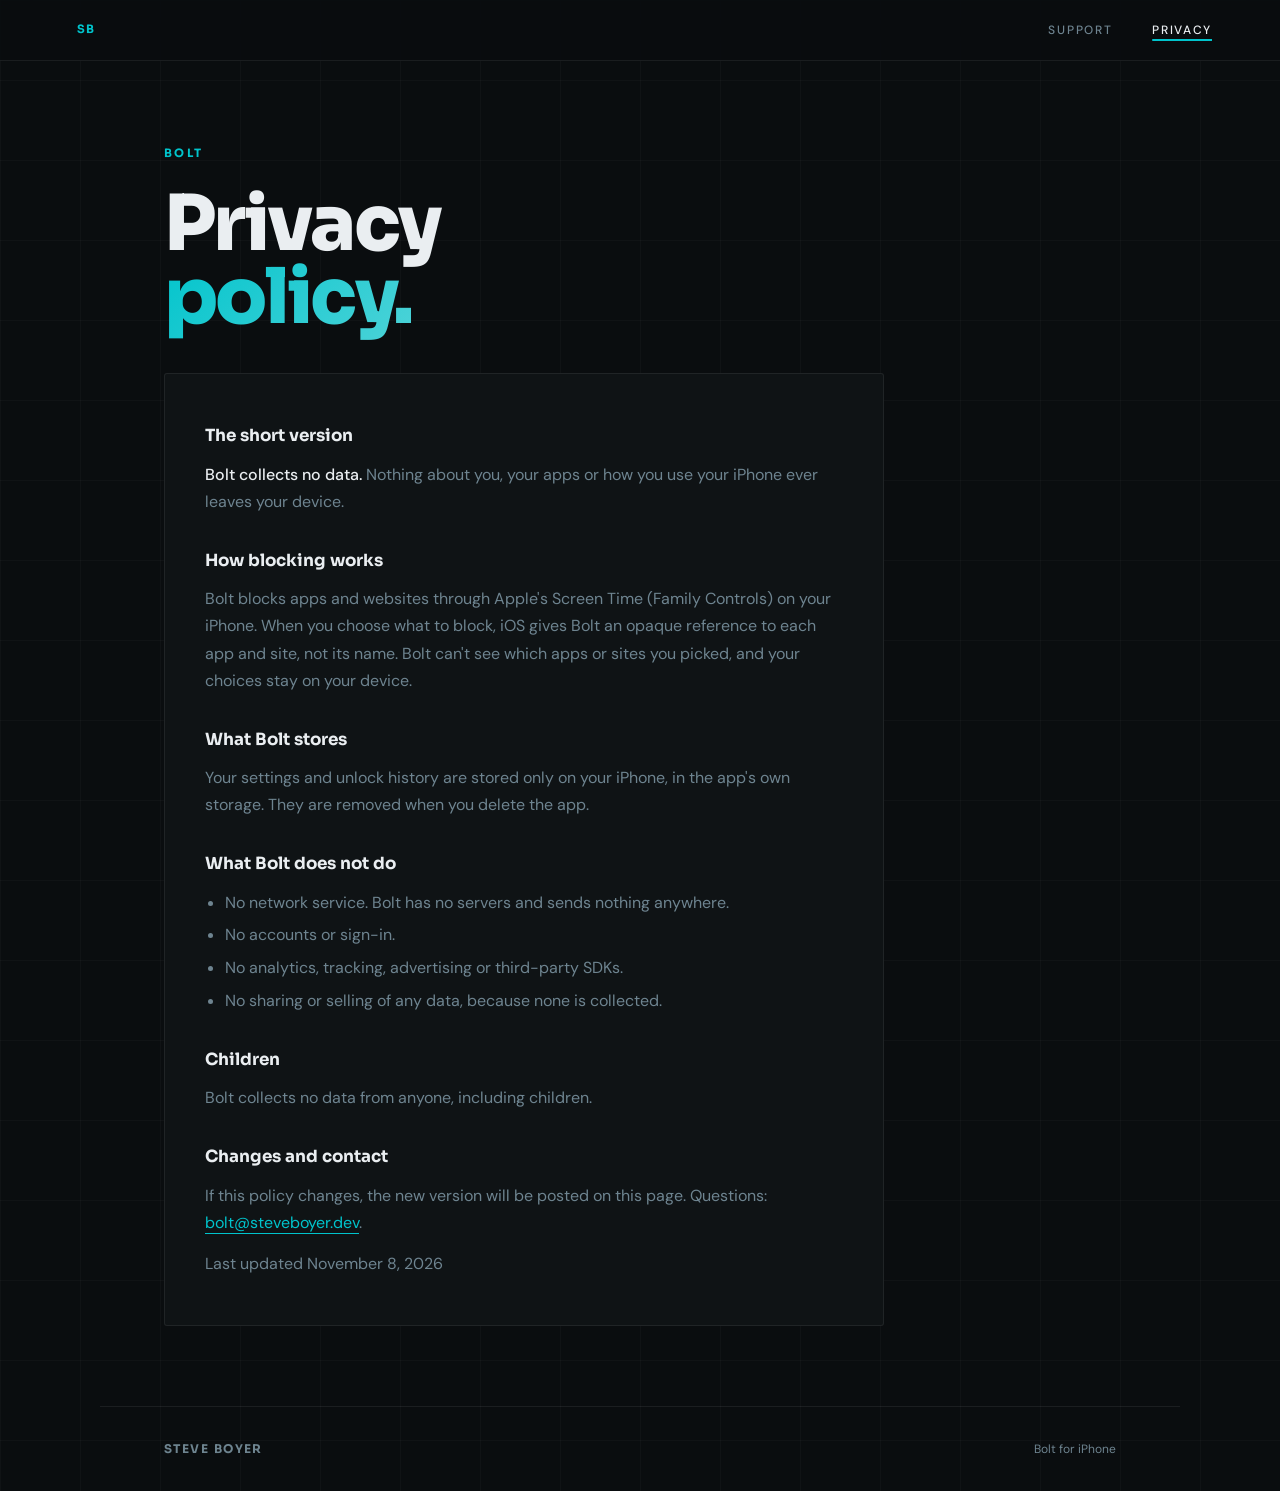
<file: bolt/privacy/index.html>
<!DOCTYPE html>
<html lang="en">
<head>
  <meta charset="UTF-8" />
  <meta name="viewport" content="width=device-width, initial-scale=1.0" />
  <title>Bolt Privacy Policy — Steve Boyer</title>
  <link rel="icon" type="image/svg+xml" href="/favicon.svg" />
  <meta name="description" content="Privacy policy for Bolt, a Screen Time app blocker for iPhone. Bolt collects no data." />
  <meta property="og:title" content="Bolt Privacy Policy" />
  <meta property="og:description" content="Bolt collects no data. Blocking happens on your iPhone through Apple's Screen Time." />
  <meta property="og:image" content="https://steveboyer.dev/og-image.png" />
  <meta property="og:url" content="https://steveboyer.dev/bolt/privacy/" />
  <meta property="og:type" content="website" />
  <link rel="preconnect" href="https://fonts.googleapis.com" />
  <link rel="preconnect" href="https://fonts.gstatic.com" crossorigin />
  <link href="https://fonts.googleapis.com/css2?family=Sora:wght@400;600;700;800;900&family=DM+Sans:opsz,wght@9..40,300;9..40,400;9..40,500&display=swap" rel="stylesheet" />
  <link rel="stylesheet" href="/app-pages.css" />
</head>
<body>

  <nav>
    <a class="nav-logo" href="https://steveboyer.dev/">SB</a>
    <ul class="nav-links">
      <li><a href="/bolt/support/">Support</a></li>
      <li><a href="/bolt/privacy/" aria-current="page">Privacy</a></li>
    </ul>
  </nav>

  <main>
    <div class="page-eyebrow">Bolt</div>
    <h1 class="page-hed">
      Privacy<br><span class="grad">policy.</span>
    </h1>
    <div class="doc">
      <h2>The short version</h2>
      <p><strong>Bolt collects no data.</strong> Nothing about you, your apps or how you use your iPhone ever leaves your device.</p>

      <h2>How blocking works</h2>
      <p>Bolt blocks apps and websites through Apple's Screen Time (Family Controls) on your iPhone. When you choose what to block, iOS gives Bolt an opaque reference to each app and site, not its name. Bolt can't see which apps or sites you picked, and your choices stay on your device.</p>

      <h2>What Bolt stores</h2>
      <p>Your settings and unlock history are stored only on your iPhone, in the app's own storage. They are removed when you delete the app.</p>

      <h2>What Bolt does not do</h2>
      <ul>
        <li>No network service. Bolt has no servers and sends nothing anywhere.</li>
        <li>No accounts or sign-in.</li>
        <li>No analytics, tracking, advertising or third-party SDKs.</li>
        <li>No sharing or selling of any data, because none is collected.</li>
      </ul>

      <h2>Children</h2>
      <p>Bolt collects no data from anyone, including children.</p>

      <h2>Changes and contact</h2>
      <p>If this policy changes, the new version will be posted on this page. Questions: <a href="mailto:bolt@steveboyer.dev">bolt@steveboyer.dev</a>.</p>

      <p class="updated">Last updated November 8, 2026</p>
    </div>
  </main>

  <footer>
    <span class="foot-name">Steve Boyer</span>
    <span class="foot-note">Bolt for iPhone</span>
  </footer>

</body>
</html>
</file>
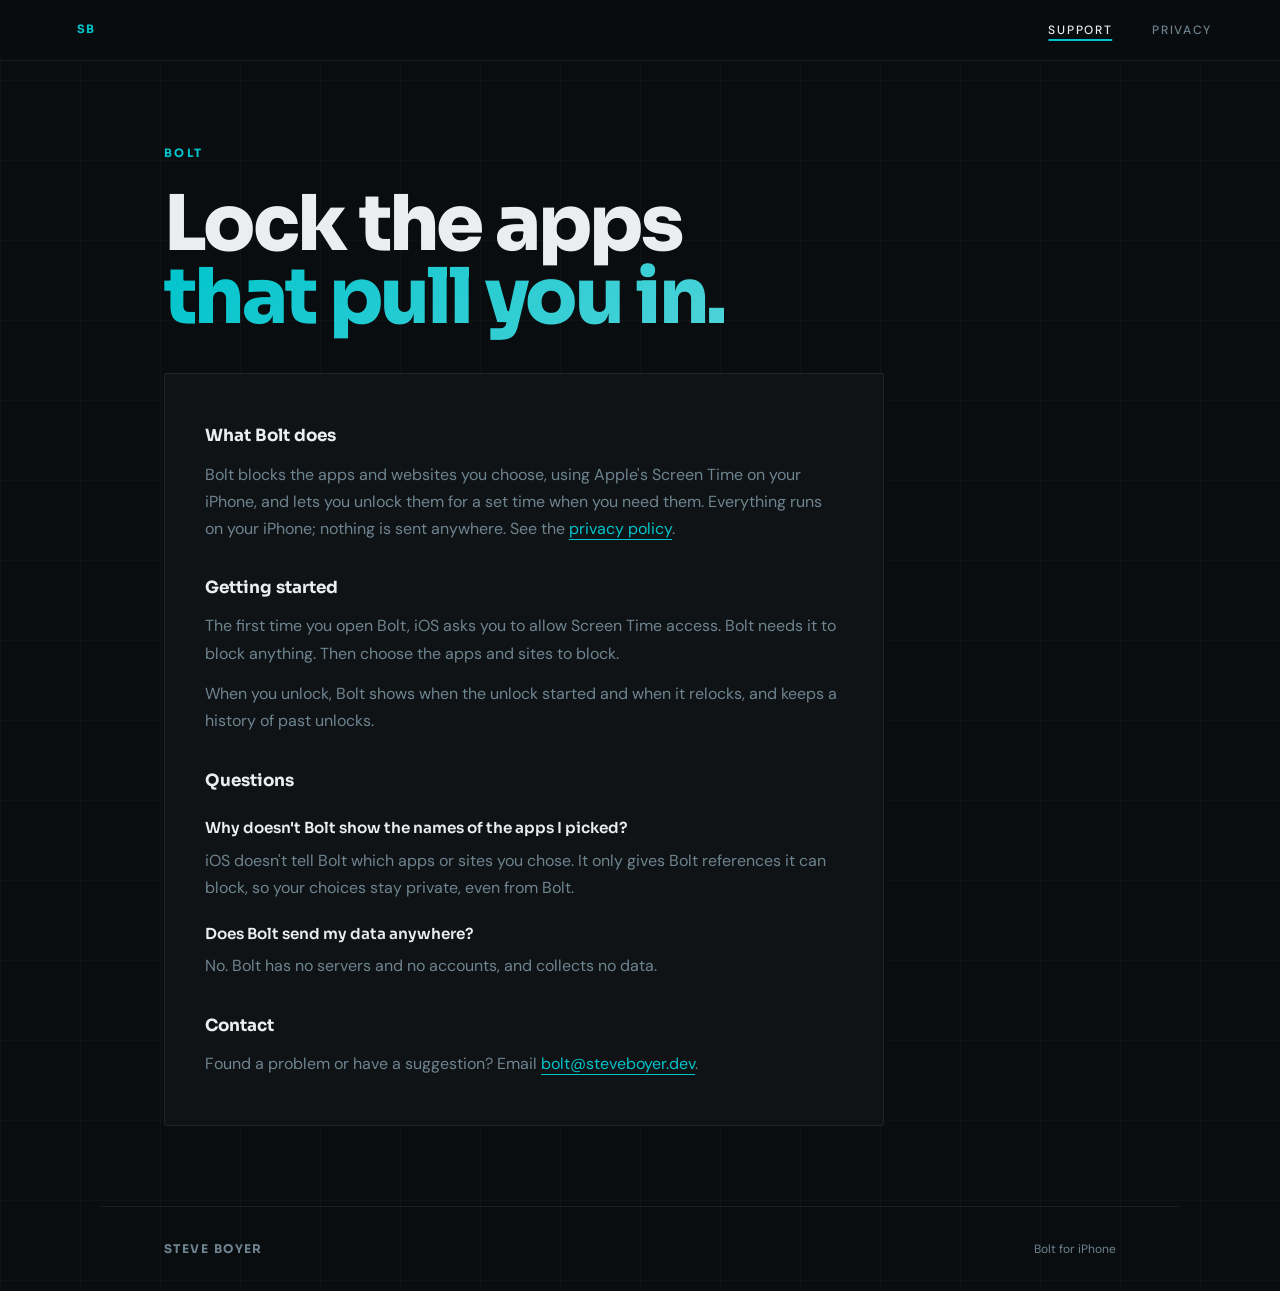
<file: bolt/support/index.html>
<!DOCTYPE html>
<html lang="en">
<head>
  <meta charset="UTF-8" />
  <meta name="viewport" content="width=device-width, initial-scale=1.0" />
  <title>Bolt Support — Steve Boyer</title>
  <link rel="icon" type="image/svg+xml" href="/favicon.svg" />
  <meta name="description" content="Help for Bolt, a Screen Time app blocker for iPhone." />
  <meta property="og:title" content="Bolt Support" />
  <meta property="og:description" content="Block the apps and sites you choose with Apple's Screen Time. Everything runs on your iPhone." />
  <meta property="og:image" content="https://steveboyer.dev/og-image.png" />
  <meta property="og:url" content="https://steveboyer.dev/bolt/support/" />
  <meta property="og:type" content="website" />
  <link rel="preconnect" href="https://fonts.googleapis.com" />
  <link rel="preconnect" href="https://fonts.gstatic.com" crossorigin />
  <link href="https://fonts.googleapis.com/css2?family=Sora:wght@400;600;700;800;900&family=DM+Sans:opsz,wght@9..40,300;9..40,400;9..40,500&display=swap" rel="stylesheet" />
  <link rel="stylesheet" href="/app-pages.css" />
</head>
<body>

  <nav>
    <a class="nav-logo" href="https://steveboyer.dev/">SB</a>
    <ul class="nav-links">
      <li><a href="/bolt/support/" aria-current="page">Support</a></li>
      <li><a href="/bolt/privacy/">Privacy</a></li>
    </ul>
  </nav>

  <main>
    <div class="page-eyebrow">Bolt</div>
    <h1 class="page-hed">
      Lock the apps<br><span class="grad">that pull you in.</span>
    </h1>
    <div class="doc">
      <h2>What Bolt does</h2>
      <p>Bolt blocks the apps and websites you choose, using Apple's Screen Time on your iPhone, and lets you unlock them for a set time when you need them. Everything runs on your iPhone; nothing is sent anywhere. See the <a href="/bolt/privacy/">privacy policy</a>.</p>

      <h2>Getting started</h2>
      <p>The first time you open Bolt, iOS asks you to allow Screen Time access. Bolt needs it to block anything. Then choose the apps and sites to block.</p>
      <p>When you unlock, Bolt shows when the unlock started and when it relocks, and keeps a history of past unlocks.</p>

      <h2>Questions</h2>
      <h3>Why doesn't Bolt show the names of the apps I picked?</h3>
      <p>iOS doesn't tell Bolt which apps or sites you chose. It only gives Bolt references it can block, so your choices stay private, even from Bolt.</p>
      <h3>Does Bolt send my data anywhere?</h3>
      <p>No. Bolt has no servers and no accounts, and collects no data.</p>

      <h2>Contact</h2>
      <p>Found a problem or have a suggestion? Email <a href="mailto:bolt@steveboyer.dev">bolt@steveboyer.dev</a>.</p>
    </div>
  </main>

  <footer>
    <span class="foot-name">Steve Boyer</span>
    <span class="foot-note">Bolt for iPhone</span>
  </footer>

</body>
</html>
</file>
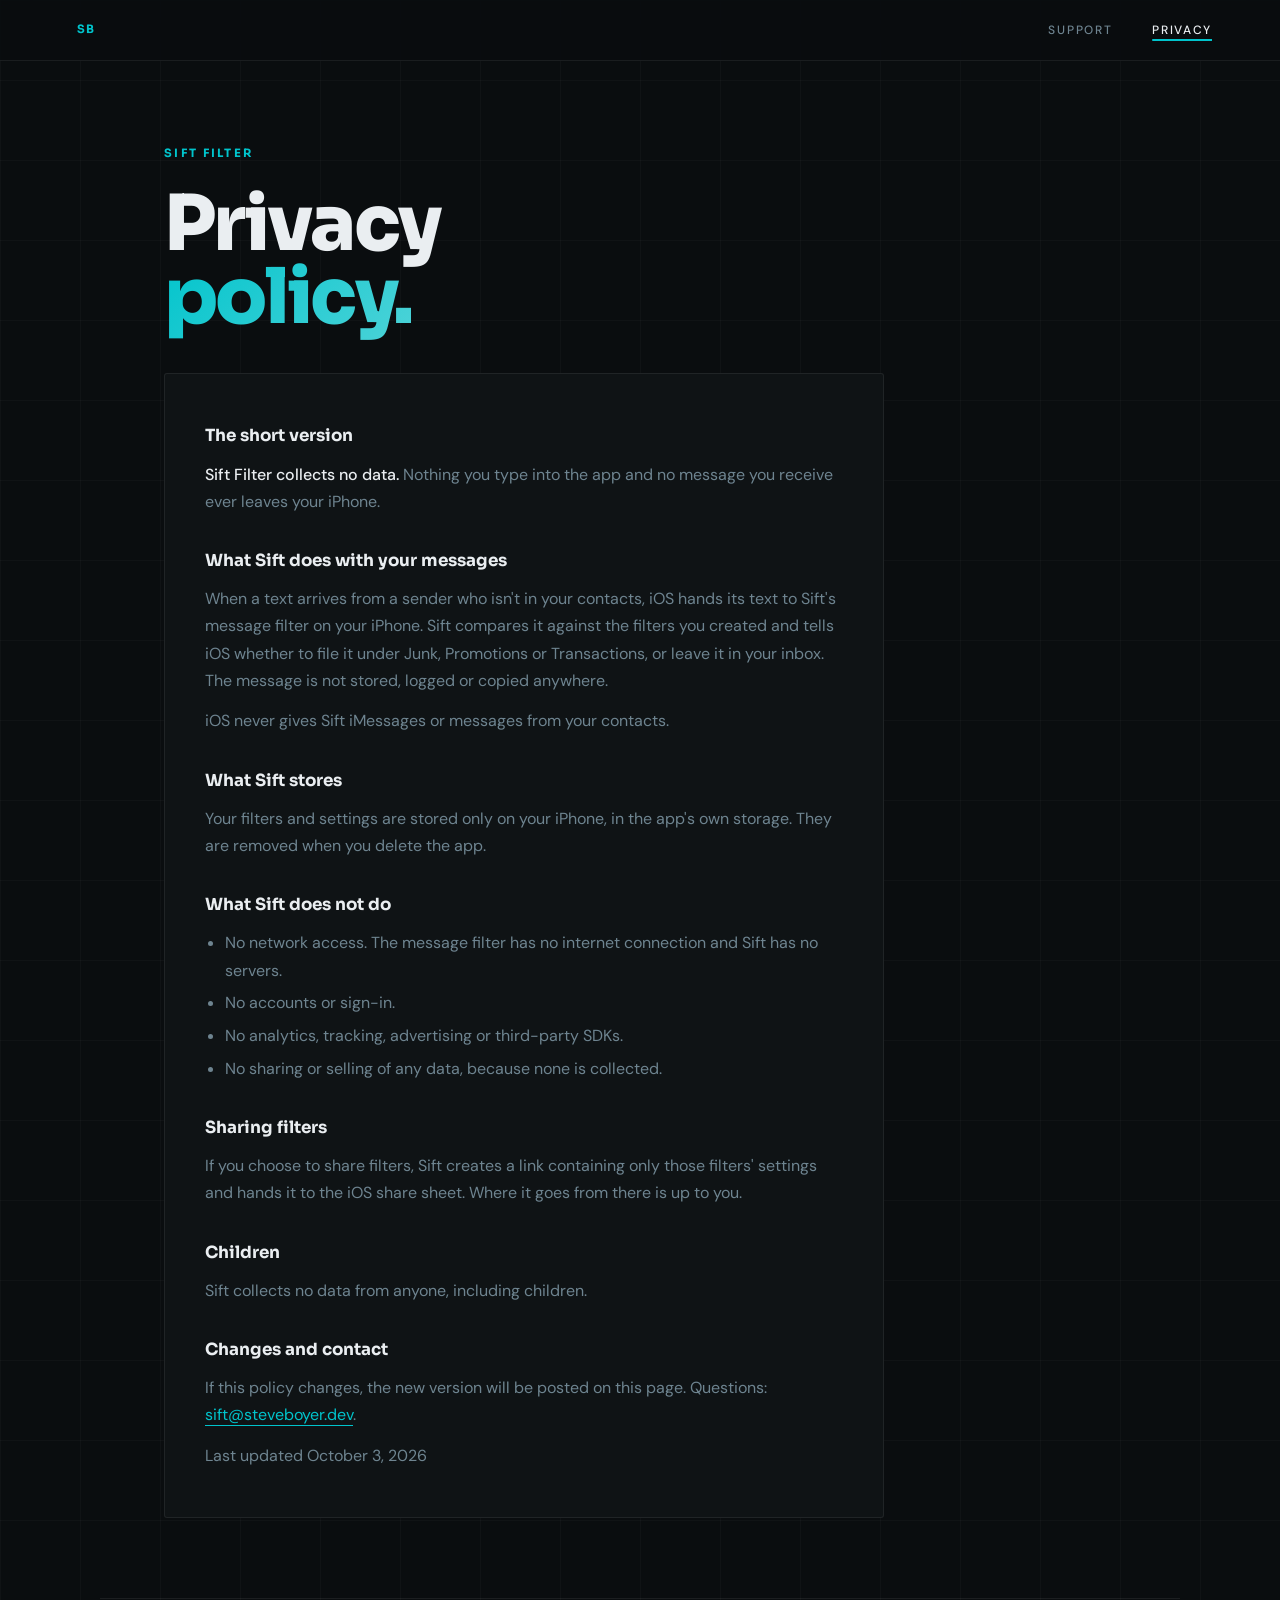
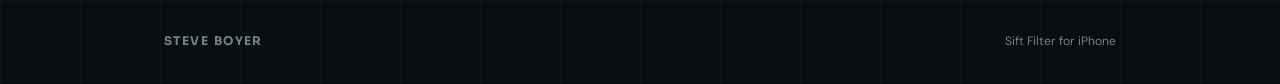
<file: sift/privacy/index.html>
<!DOCTYPE html>
<html lang="en">
<head>
  <meta charset="UTF-8" />
  <meta name="viewport" content="width=device-width, initial-scale=1.0" />
  <title>Sift Filter Privacy Policy — Steve Boyer</title>
  <link rel="icon" type="image/svg+xml" href="/favicon.svg" />
  <meta name="description" content="Privacy policy for Sift Filter, an on-device SMS filter for iPhone. Sift collects no data." />
  <meta property="og:title" content="Sift Filter Privacy Policy" />
  <meta property="og:description" content="Sift Filter collects no data. All filtering happens on your iPhone." />
  <meta property="og:image" content="https://steveboyer.dev/og-image.png" />
  <meta property="og:url" content="https://steveboyer.dev/sift/privacy/" />
  <meta property="og:type" content="website" />
  <link rel="preconnect" href="https://fonts.googleapis.com" />
  <link rel="preconnect" href="https://fonts.gstatic.com" crossorigin />
  <link href="https://fonts.googleapis.com/css2?family=Sora:wght@400;600;700;800;900&family=DM+Sans:opsz,wght@9..40,300;9..40,400;9..40,500&display=swap" rel="stylesheet" />
  <link rel="stylesheet" href="/app-pages.css" />
</head>
<body>

  <nav>
    <a class="nav-logo" href="https://steveboyer.dev/">SB</a>
    <ul class="nav-links">
      <li><a href="/sift/support/">Support</a></li>
      <li><a href="/sift/privacy/" aria-current="page">Privacy</a></li>
    </ul>
  </nav>

  <main>
    <div class="page-eyebrow">Sift Filter</div>
    <h1 class="page-hed">
      Privacy<br><span class="grad">policy.</span>
    </h1>
    <div class="doc">
      <h2>The short version</h2>
      <p><strong>Sift Filter collects no data.</strong> Nothing you type into the app and no message you receive ever leaves your iPhone.</p>

      <h2>What Sift does with your messages</h2>
      <p>When a text arrives from a sender who isn't in your contacts, iOS hands its text to Sift's message filter on your iPhone. Sift compares it against the filters you created and tells iOS whether to file it under Junk, Promotions or Transactions, or leave it in your inbox. The message is not stored, logged or copied anywhere.</p>
      <p>iOS never gives Sift iMessages or messages from your contacts.</p>

      <h2>What Sift stores</h2>
      <p>Your filters and settings are stored only on your iPhone, in the app's own storage. They are removed when you delete the app.</p>

      <h2>What Sift does not do</h2>
      <ul>
        <li>No network access. The message filter has no internet connection and Sift has no servers.</li>
        <li>No accounts or sign-in.</li>
        <li>No analytics, tracking, advertising or third-party SDKs.</li>
        <li>No sharing or selling of any data, because none is collected.</li>
      </ul>

      <h2>Sharing filters</h2>
      <p>If you choose to share filters, Sift creates a link containing only those filters' settings and hands it to the iOS share sheet. Where it goes from there is up to you.</p>

      <h2>Children</h2>
      <p>Sift collects no data from anyone, including children.</p>

      <h2>Changes and contact</h2>
      <p>If this policy changes, the new version will be posted on this page. Questions: <a href="mailto:sift@steveboyer.dev">sift@steveboyer.dev</a>.</p>

      <p class="updated">Last updated October 3, 2026</p>
    </div>
  </main>

  <footer>
    <span class="foot-name">Steve Boyer</span>
    <span class="foot-note">Sift Filter for iPhone</span>
  </footer>

</body>
</html>
</file>
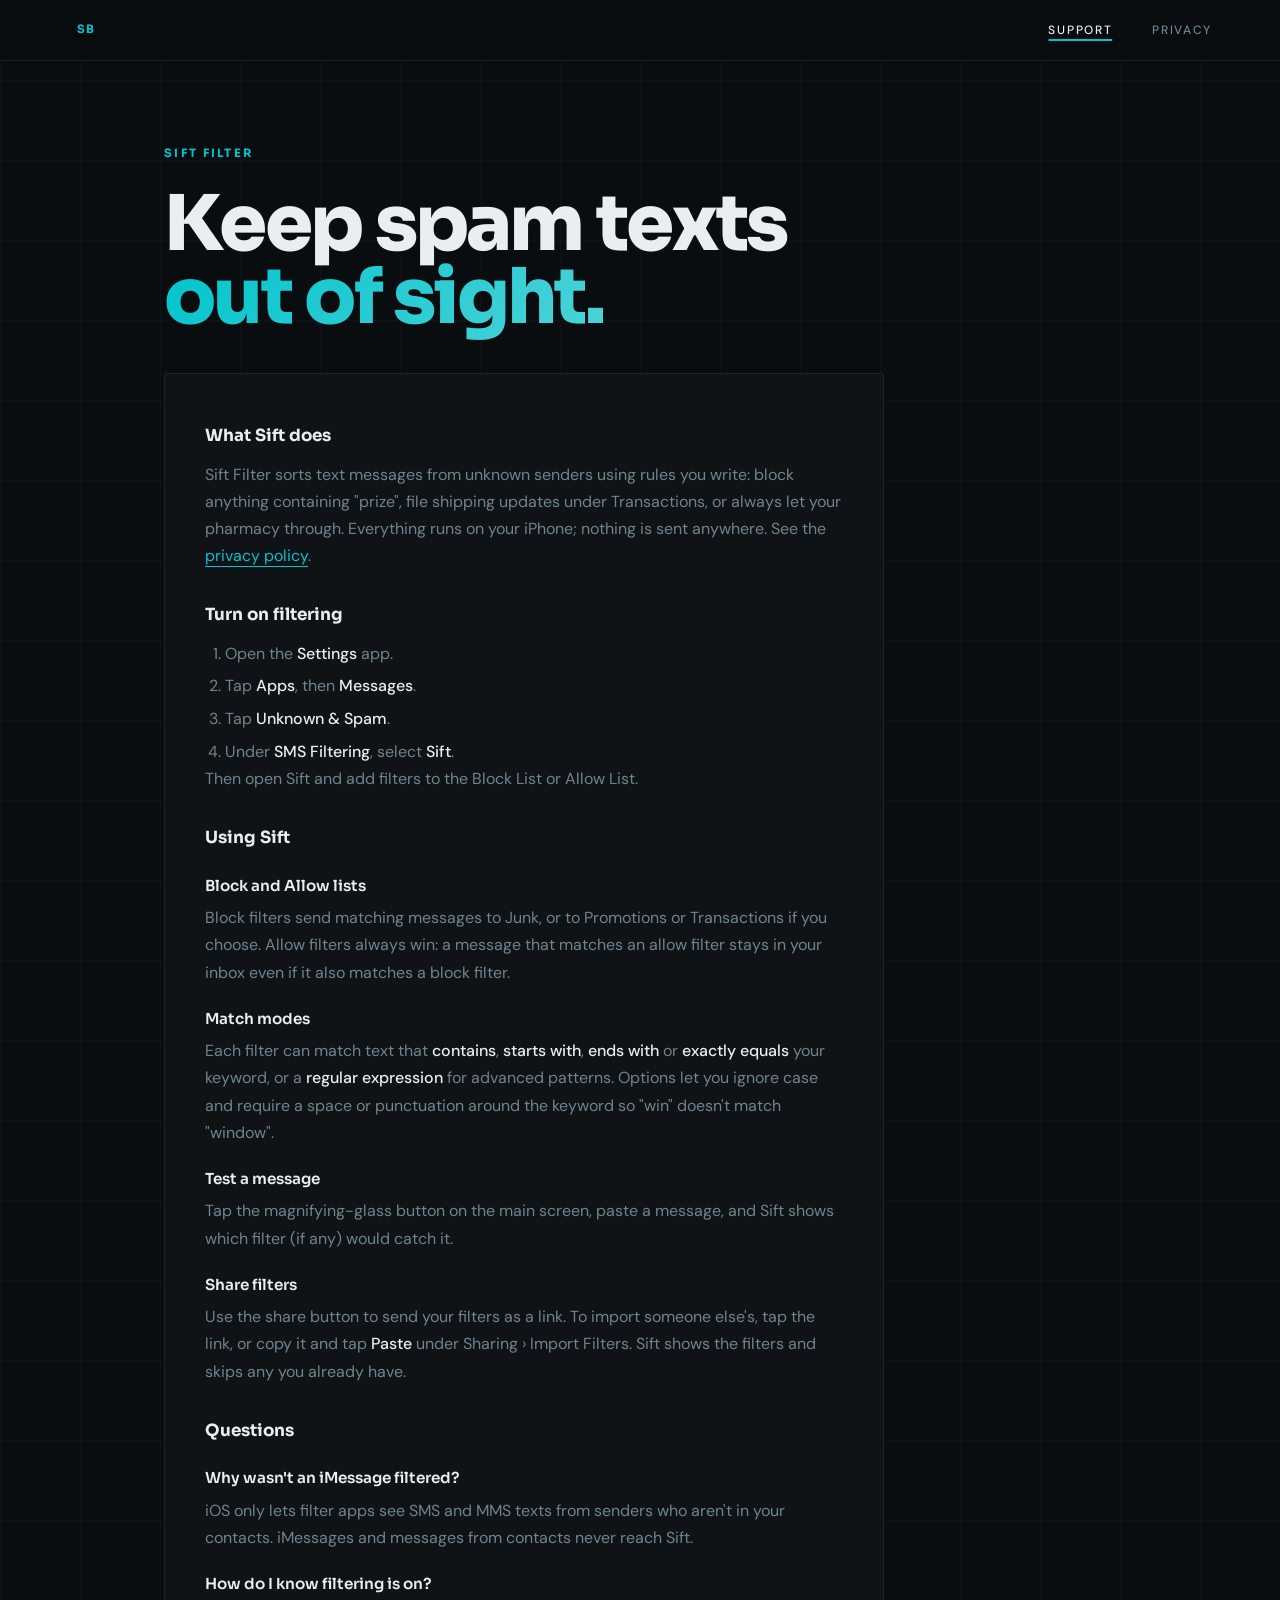
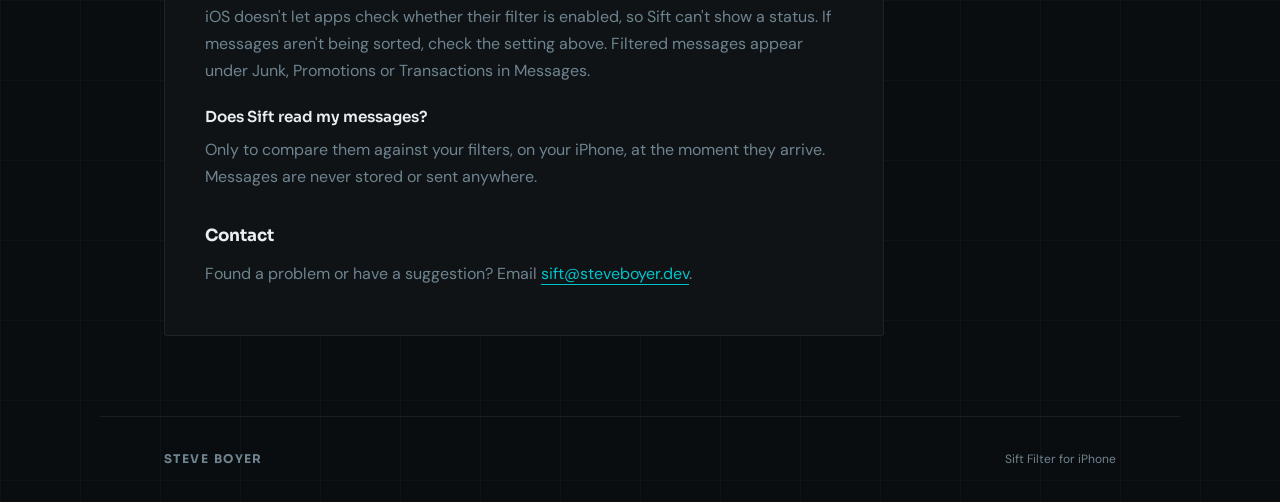
<file: sift/support/index.html>
<!DOCTYPE html>
<html lang="en">
<head>
  <meta charset="UTF-8" />
  <meta name="viewport" content="width=device-width, initial-scale=1.0" />
  <title>Sift Filter Support — Steve Boyer</title>
  <link rel="icon" type="image/svg+xml" href="/favicon.svg" />
  <meta name="description" content="Setup and help for Sift Filter, an on-device SMS filter for iPhone." />
  <meta property="og:title" content="Sift Filter Support" />
  <meta property="og:description" content="Set up Sift Filter and keep spam texts out of your inbox. Everything runs on your iPhone." />
  <meta property="og:image" content="https://steveboyer.dev/og-image.png" />
  <meta property="og:url" content="https://steveboyer.dev/sift/support/" />
  <meta property="og:type" content="website" />
  <link rel="preconnect" href="https://fonts.googleapis.com" />
  <link rel="preconnect" href="https://fonts.gstatic.com" crossorigin />
  <link href="https://fonts.googleapis.com/css2?family=Sora:wght@400;600;700;800;900&family=DM+Sans:opsz,wght@9..40,300;9..40,400;9..40,500&display=swap" rel="stylesheet" />
  <link rel="stylesheet" href="/app-pages.css" />
</head>
<body>

  <nav>
    <a class="nav-logo" href="https://steveboyer.dev/">SB</a>
    <ul class="nav-links">
      <li><a href="/sift/support/" aria-current="page">Support</a></li>
      <li><a href="/sift/privacy/">Privacy</a></li>
    </ul>
  </nav>

  <main>
    <div class="page-eyebrow">Sift Filter</div>
    <h1 class="page-hed">
      Keep spam texts<br><span class="grad">out of sight.</span>
    </h1>
    <div class="doc">
      <h2>What Sift does</h2>
      <p>Sift Filter sorts text messages from unknown senders using rules you write: block anything containing "prize", file shipping updates under Transactions, or always let your pharmacy through. Everything runs on your iPhone; nothing is sent anywhere. See the <a href="/sift/privacy/">privacy policy</a>.</p>

      <h2>Turn on filtering</h2>
      <ol>
        <li>Open the <strong>Settings</strong> app.</li>
        <li>Tap <strong>Apps</strong>, then <strong>Messages</strong>.</li>
        <li>Tap <strong>Unknown &amp; Spam</strong>.</li>
        <li>Under <strong>SMS Filtering</strong>, select <strong>Sift</strong>.</li>
      </ol>
      <p>Then open Sift and add filters to the Block List or Allow List.</p>

      <h2>Using Sift</h2>
      <h3>Block and Allow lists</h3>
      <p>Block filters send matching messages to Junk, or to Promotions or Transactions if you choose. Allow filters always win: a message that matches an allow filter stays in your inbox even if it also matches a block filter.</p>
      <h3>Match modes</h3>
      <p>Each filter can match text that <strong>contains</strong>, <strong>starts with</strong>, <strong>ends with</strong> or <strong>exactly equals</strong> your keyword, or a <strong>regular expression</strong> for advanced patterns. Options let you ignore case and require a space or punctuation around the keyword so "win" doesn't match "window".</p>
      <h3>Test a message</h3>
      <p>Tap the magnifying-glass button on the main screen, paste a message, and Sift shows which filter (if any) would catch it.</p>
      <h3>Share filters</h3>
      <p>Use the share button to send your filters as a link. To import someone else's, tap the link, or copy it and tap <strong>Paste</strong> under Sharing › Import Filters. Sift shows the filters and skips any you already have.</p>

      <h2>Questions</h2>
      <h3>Why wasn't an iMessage filtered?</h3>
      <p>iOS only lets filter apps see SMS and MMS texts from senders who aren't in your contacts. iMessages and messages from contacts never reach Sift.</p>
      <h3>How do I know filtering is on?</h3>
      <p>iOS doesn't let apps check whether their filter is enabled, so Sift can't show a status. If messages aren't being sorted, check the setting above. Filtered messages appear under Junk, Promotions or Transactions in Messages.</p>
      <h3>Does Sift read my messages?</h3>
      <p>Only to compare them against your filters, on your iPhone, at the moment they arrive. Messages are never stored or sent anywhere.</p>

      <h2>Contact</h2>
      <p>Found a problem or have a suggestion? Email <a href="mailto:sift@steveboyer.dev">sift@steveboyer.dev</a>.</p>
    </div>
  </main>

  <footer>
    <span class="foot-name">Steve Boyer</span>
    <span class="foot-note">Sift Filter for iPhone</span>
  </footer>

</body>
</html>
</file>
<file: app-pages.css>
/* Shared styles for the app support and privacy pages (sift/…, bolt/…).
   Design tokens are copied from index.html and blog/index.html; keep them in sync. */

*, *::before, *::after { box-sizing: border-box; margin: 0; padding: 0; }

:root {
  --bg:        #0a0d0f;
  --bg-card:   #0f1315;
  --bg-line:   rgba(255,255,255,0.07);
  --fg:        #eaeef1;
  --fg-muted:  #6e8490;
  --accent:    #00c4cc;
  --accent-bg: rgba(0,196,204,0.08);
  --font-display: 'Sora', sans-serif;
  --font-body:    'DM Sans', sans-serif;
  --max:       1080px;
  --gutter:    clamp(1.5rem, 5vw, 4rem);
}

html { scroll-behavior: smooth; }

body {
  background: var(--bg);
  color: var(--fg);
  font-family: var(--font-body);
  font-size: 16px;
  line-height: 1.7;
  -webkit-font-smoothing: antialiased;
  background-image:
    linear-gradient(rgba(255,255,255,0.025) 1px, transparent 1px),
    linear-gradient(90deg, rgba(255,255,255,0.025) 1px, transparent 1px);
  background-size: 80px 80px;
  min-height: 100vh;
  display: flex;
  flex-direction: column;
}

/* ─── NAV ─── */
nav {
  position: fixed;
  inset: 0 0 auto 0;
  z-index: 100;
  display: flex;
  align-items: center;
  justify-content: space-between;
  padding: 0.5rem var(--gutter);
  background: rgba(10,13,15,0.94);
  backdrop-filter: blur(20px);
  border-bottom: 1px solid var(--bg-line);
}
/* Logo and nav links are 44px tall so they meet the minimum tap target. */
.nav-logo,
.nav-links a {
  display: inline-flex;
  align-items: center;
  justify-content: center;
  min-height: 44px;
  min-width: 44px;
}
.nav-logo {
  font-family: var(--font-display);
  font-weight: 700;
  font-size: 0.72rem;
  letter-spacing: 0.1em;
  text-transform: uppercase;
  text-decoration: none;
  color: var(--accent);
}
.nav-links { display: flex; gap: 2rem; list-style: none; }
.nav-links a {
  padding: 0 0.25rem;
  font-size: 0.75rem;
  font-weight: 500;
  letter-spacing: 0.14em;
  text-transform: uppercase;
  text-decoration: none;
  color: var(--fg-muted);
  transition: color 0.18s;
}
.nav-links a:hover { color: var(--fg); }
/* Current page: brighter and underlined, not color alone. */
.nav-links a[aria-current="page"] {
  color: var(--fg);
  text-decoration: underline;
  text-decoration-color: var(--accent);
  text-decoration-thickness: 2px;
  text-underline-offset: 0.45em;
}

/* ─── PAGE ─── */
main {
  flex: 1;
  max-width: var(--max);
  margin: 0 auto;
  padding: 9rem var(--gutter) 5rem;
  width: 100%;
}
.page-eyebrow {
  font-family: var(--font-display);
  font-size: 0.72rem;
  font-weight: 700;
  letter-spacing: 0.2em;
  text-transform: uppercase;
  color: var(--accent);
  margin-bottom: 1.5rem;
}
.page-hed {
  font-family: var(--font-display);
  font-size: clamp(2.6rem, 6vw, 5rem);
  font-weight: 800;
  line-height: 0.95;
  letter-spacing: -0.035em;
  color: var(--fg);
  margin-bottom: 2.5rem;
}
.page-hed .grad {
  background: linear-gradient(135deg, var(--accent) 0%, #4dd3d8 100%);
  -webkit-background-clip: text;
  background-clip: text;
  -webkit-text-fill-color: transparent;
}

.doc {
  border: 1px solid var(--bg-line);
  border-radius: 3px;
  background: var(--bg-card);
  padding: 3rem 2.5rem;
  max-width: 720px;
}
.doc h2 {
  font-family: var(--font-display);
  font-size: 1.05rem;
  font-weight: 700;
  color: var(--fg);
  margin: 2rem 0 0.6rem;
}
.doc h2:first-child { margin-top: 0; }
.doc h3 {
  font-family: var(--font-display);
  font-size: 0.95rem;
  font-weight: 600;
  color: var(--fg);
  margin: 1.25rem 0 0.35rem;
}
.doc p, .doc li { color: var(--fg-muted); font-size: 1rem; }
.doc p + p { margin-top: 0.85rem; }
.doc ol, .doc ul { padding-left: 1.25rem; margin-top: 0.5rem; }
.doc li + li { margin-top: 0.35rem; }
.doc strong { color: var(--fg); font-weight: 500; }
.doc a {
  color: var(--accent);
  text-decoration: none;
  border-bottom: 1px solid var(--accent);
  transition: border-color 0.18s, color 0.18s;
}
.doc a:hover { border-color: var(--fg); color: var(--fg); }
/* --fg-muted at full opacity is about 4.8:1 on --bg-card (WCAG AA). */
.updated { margin-top: 2rem; font-size: 0.85rem; color: var(--fg-muted); }

/* ─── FOOTER ─── */
footer {
  border-top: 1px solid var(--bg-line);
  padding: 2rem var(--gutter);
  max-width: var(--max);
  margin: 0 auto;
  width: 100%;
  display: flex;
  align-items: center;
  justify-content: space-between;
}
.foot-name {
  font-family: var(--font-display);
  font-size: 0.75rem;
  font-weight: 700;
  letter-spacing: 0.12em;
  text-transform: uppercase;
  color: var(--fg-muted);
}
/* About 5:1 on --bg (WCAG AA). */
.foot-note { font-size: 0.75rem; color: var(--fg-muted); }

@media (max-width: 760px) {
  nav { padding: 0.25rem 1.25rem; }
  main { padding: 7rem 1.25rem 3rem; }
  .doc { padding: 2rem 1.5rem; }
  footer { flex-direction: column; gap: 0.4rem; text-align: center; }
}
@media (max-width: 460px) {
  .nav-links { gap: 1rem; }
  .doc { padding: 1.5rem 1.1rem; }
}
</file>
